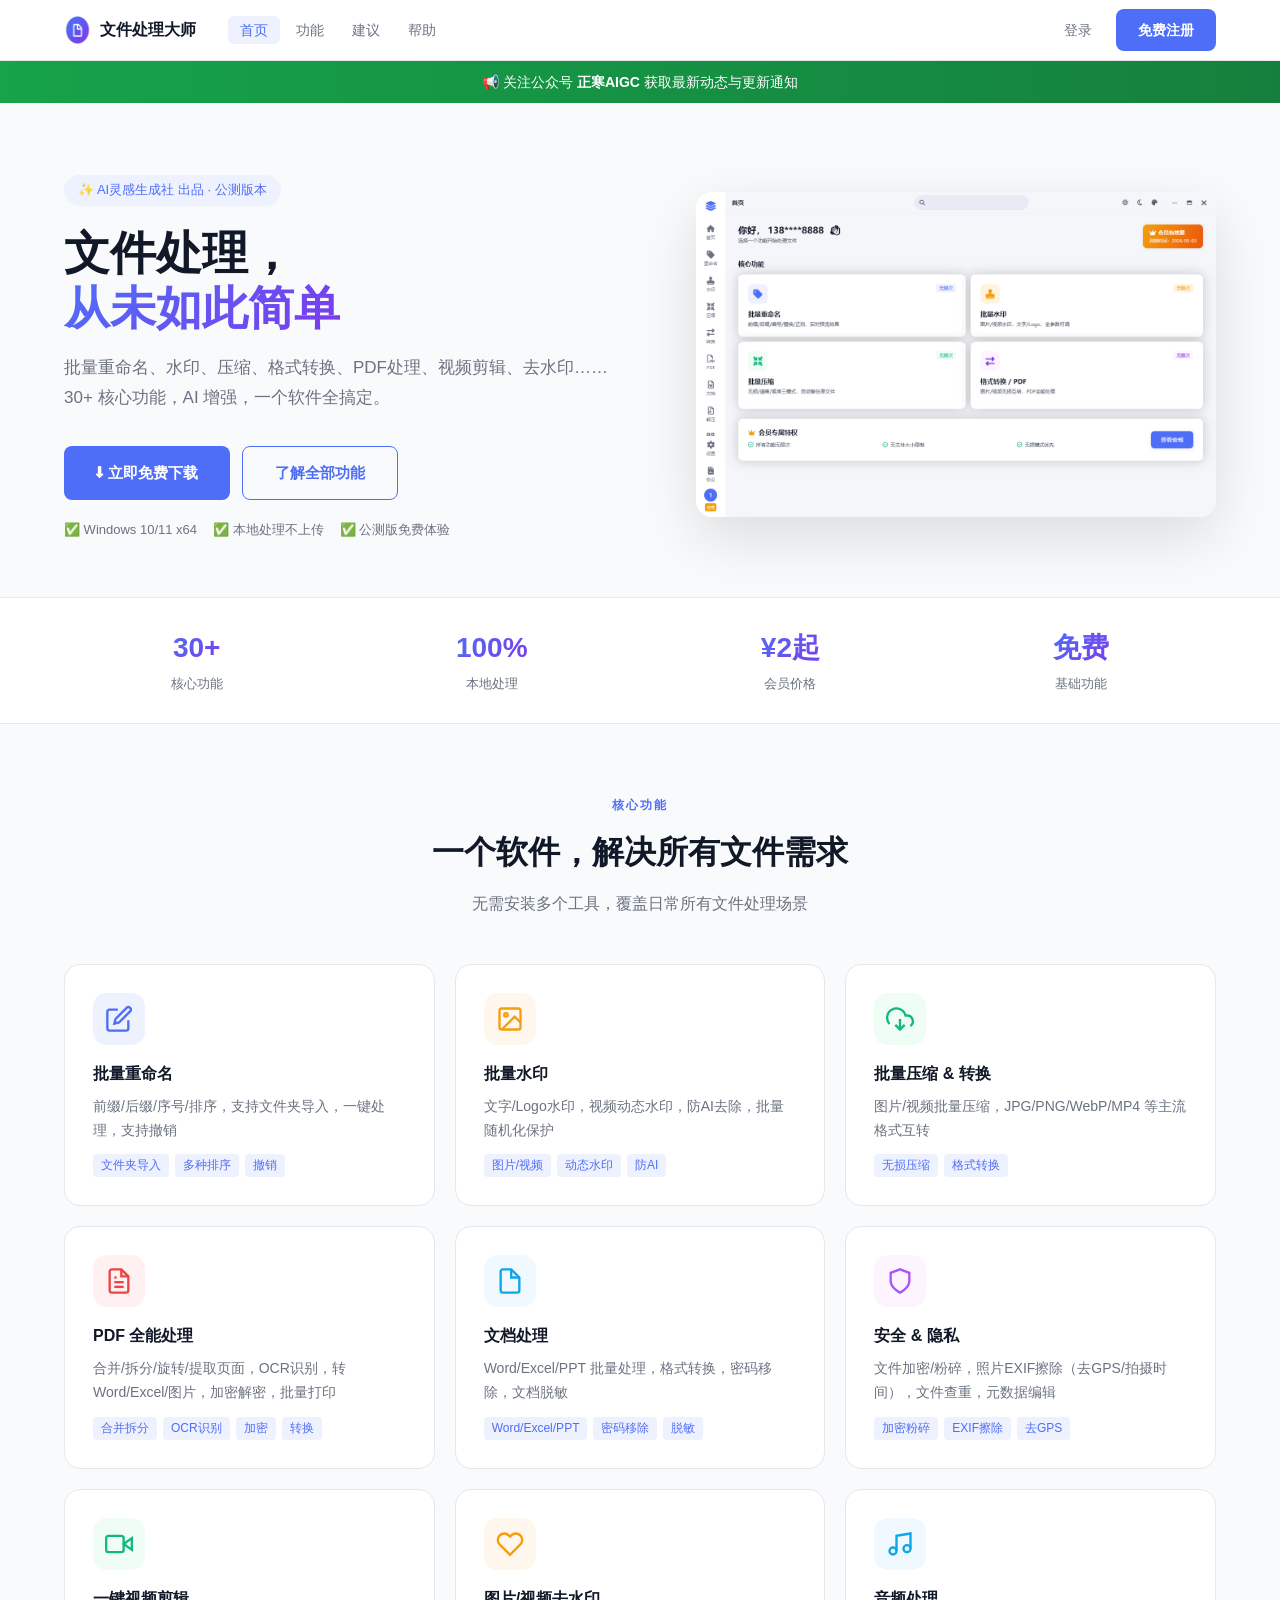
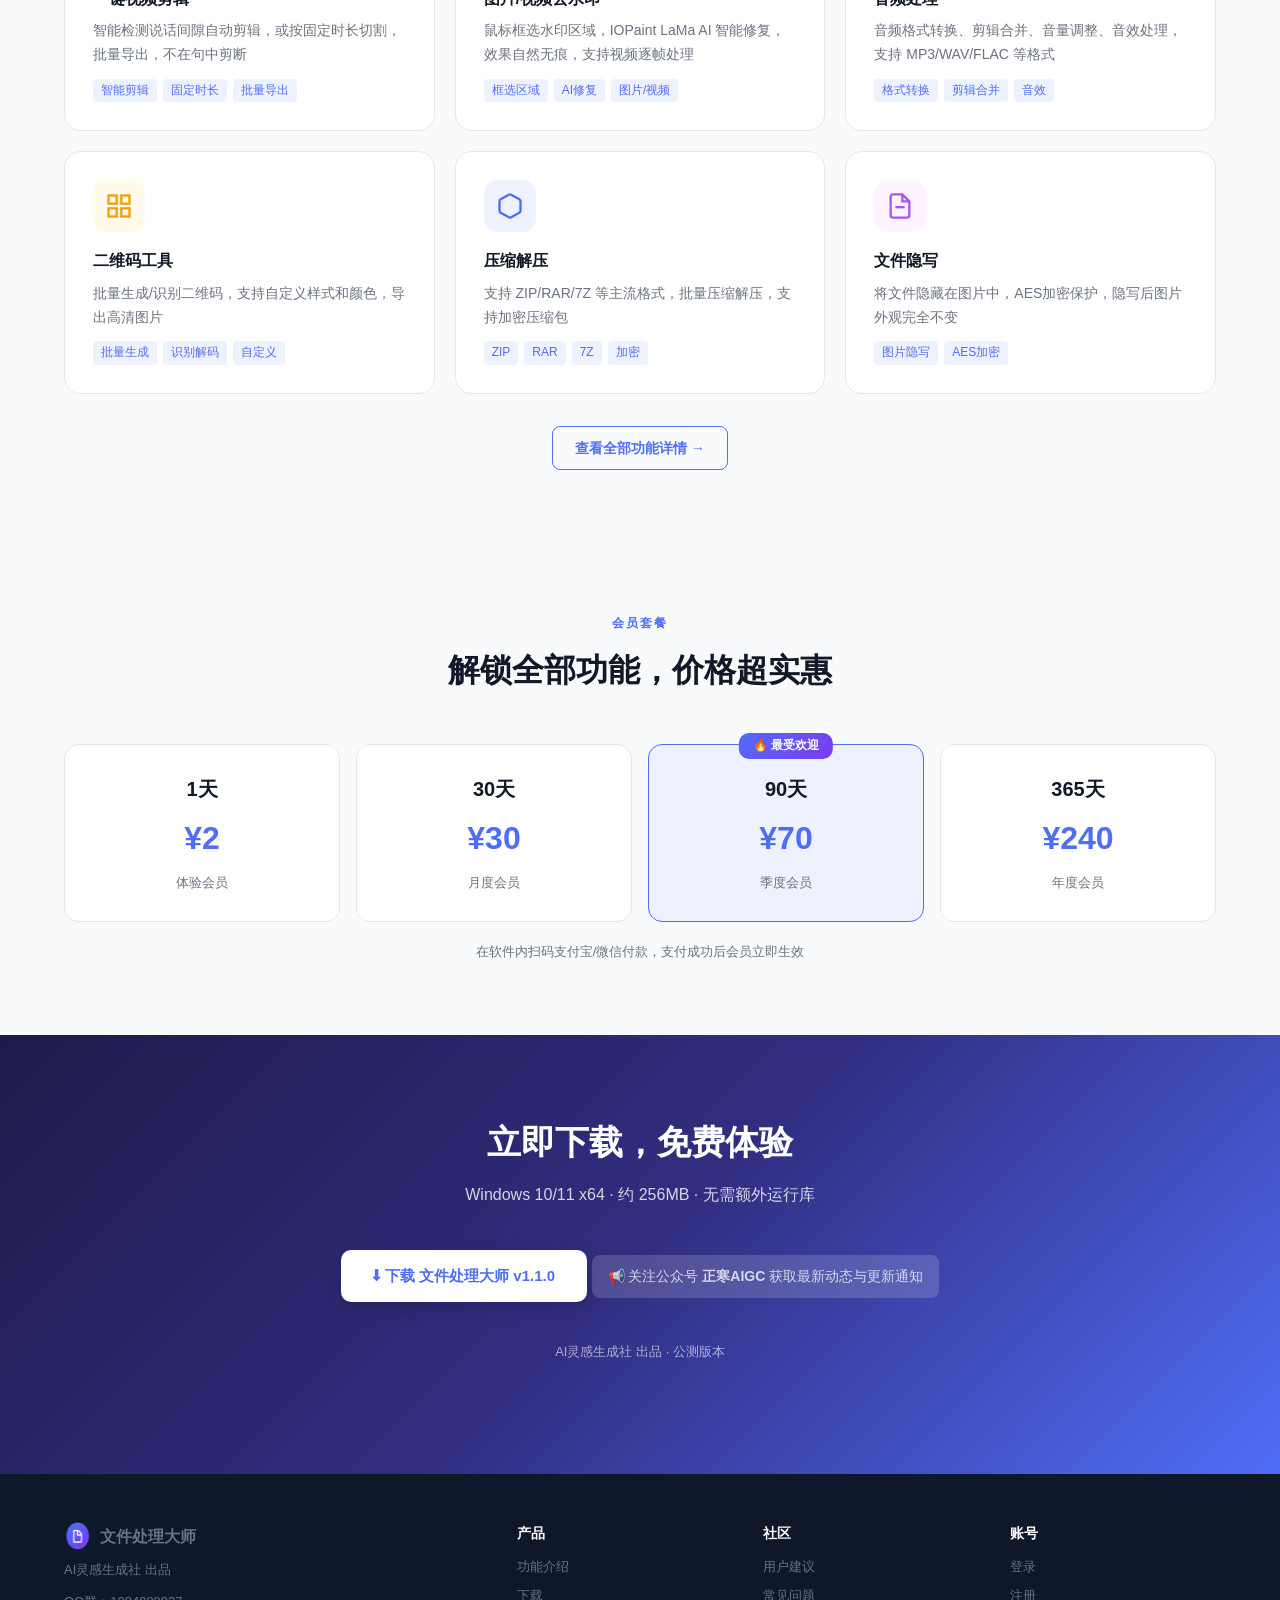
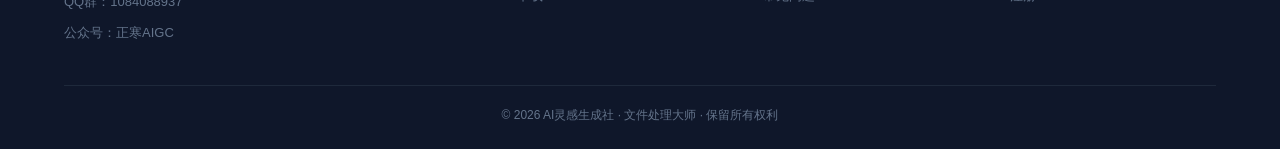
<file: index.html>
﻿<!DOCTYPE html>
<html lang="zh-CN">
<head>
<meta charset="UTF-8"/>
<meta name="viewport" content="width=device-width,initial-scale=1.0"/>
<title>文件处理大师 - AI灵感生成社</title>
<link rel="stylesheet" href="style.css"/>
<link rel="icon" href="favicon.ico"/>
</head>
<body>
<script src="auth.js"></script>

<!-- 导航 -->
<nav class="navbar">
  <div class="nav-inner">
    <a href="index.html" class="logo">
      <img src="favicon.ico" class="logo-icon-img" alt="logo"/>
      <span>文件处理大师</span>
    </a>
    <ul class="nav-links">
      <li><a href="index.html" class="active">首页</a></li>
      <li><a href="features.html">功能</a></li>
      <li><a href="suggestions.html">建议</a></li>
      <li><a href="faq.html">帮助</a></li>
    </ul>
    <div class="nav-actions">
      <a href="login.html" class="btn-ghost">登录</a>
      <a href="register.html" class="btn-primary">免费注册</a>
    </div>
    <button class="nav-toggle" onclick="toggleMenu()">☰</button>
  </div>
</nav>

<!-- 公众号横幅 -->
<div style="background:linear-gradient(90deg,#16A34A,#15803D);color:#fff;text-align:center;padding:10px 16px;font-size:14px">
  📢 关注公众号 <strong>正寒AIGC</strong> 获取最新动态与更新通知
</div>

<!-- Hero -->
<section class="hero">
  <div class="hero-content">
    <div class="hero-badge">✨ AI灵感生成社 出品 · 公测版本</div>
    <h1>文件处理，<br/><span class="gradient-text">从未如此简单</span></h1>
    <p class="hero-sub">批量重命名、水印、压缩、格式转换、PDF处理、视频剪辑、去水印……<br/>30+ 核心功能，AI 增强，一个软件全搞定。</p>
    <div class="hero-btns">
      <a href="#" class="btn-primary btn-lg" id="downloadBtn">⬇ 立即免费下载</a>
      <a href="features.html" class="btn-outline btn-lg">了解全部功能</a>
    </div>
    <div class="hero-meta">
      <span>✅ Windows 10/11 x64</span>
      <span>✅ 本地处理不上传</span>
      <span>✅ 公测版免费体验</span>
    </div>
  </div>
  <div class="hero-img">
    <img src="screenshot.png" alt="软件截图"/>
  </div>
</section>

<!-- 统计 -->
<section class="stats">
  <div class="container">
    <div class="stat-item"><div class="stat-num">30+</div><div class="stat-label">核心功能</div></div>
    <div class="stat-item"><div class="stat-num">100%</div><div class="stat-label">本地处理</div></div>
    <div class="stat-item"><div class="stat-num">¥2起</div><div class="stat-label">会员价格</div></div>
    <div class="stat-item"><div class="stat-num">免费</div><div class="stat-label">基础功能</div></div>
  </div>
</section>

<!-- 核心功能 -->
<section class="features-section">
  <div class="container">
    <div class="section-header">
      <div class="section-tag">核心功能</div>
      <h2>一个软件，解决所有文件需求</h2>
      <p>无需安装多个工具，覆盖日常所有文件处理场景</p>
    </div>
    <div class="features-grid">
      <div class="feature-card">
        <div class="feature-icon" style="background:#EEF1FE">
          <svg width="28" height="28" viewBox="0 0 24 24" fill="none" stroke="#4F6EF7" stroke-width="2"><path d="M11 4H4a2 2 0 0 0-2 2v14a2 2 0 0 0 2 2h14a2 2 0 0 0 2-2v-7"/><path d="M18.5 2.5a2.121 2.121 0 0 1 3 3L12 15l-4 1 1-4 9.5-9.5z"/></svg>
        </div>
        <h3>批量重命名</h3>
        <p>前缀/后缀/序号/排序，支持文件夹导入，一键处理，支持撤销</p>
        <div class="feature-tags"><span>文件夹导入</span><span>多种排序</span><span>撤销</span></div>
      </div>
      <div class="feature-card">
        <div class="feature-icon" style="background:#FFF7ED">
          <svg width="28" height="28" viewBox="0 0 24 24" fill="none" stroke="#F59E0B" stroke-width="2"><rect x="3" y="3" width="18" height="18" rx="2"/><circle cx="8.5" cy="8.5" r="1.5"/><polyline points="21 15 16 10 5 21"/></svg>
        </div>
        <h3>批量水印</h3>
        <p>文字/Logo水印，视频动态水印，防AI去除，批量随机化保护</p>
        <div class="feature-tags"><span>图片/视频</span><span>动态水印</span><span>防AI</span></div>
      </div>
      <div class="feature-card">
        <div class="feature-icon" style="background:#F0FDF4">
          <svg width="28" height="28" viewBox="0 0 24 24" fill="none" stroke="#10B981" stroke-width="2"><polyline points="8 17 12 21 16 17"/><line x1="12" y1="12" x2="12" y2="21"/><path d="M20.88 18.09A5 5 0 0 0 18 9h-1.26A8 8 0 1 0 3 16.29"/></svg>
        </div>
        <h3>批量压缩 &amp; 转换</h3>
        <p>图片/视频批量压缩，JPG/PNG/WebP/MP4 等主流格式互转</p>
        <div class="feature-tags"><span>无损压缩</span><span>格式转换</span></div>
      </div>
      <div class="feature-card">
        <div class="feature-icon" style="background:#FFF1F2">
          <svg width="28" height="28" viewBox="0 0 24 24" fill="none" stroke="#EF4444" stroke-width="2"><path d="M14 2H6a2 2 0 0 0-2 2v16a2 2 0 0 0 2 2h12a2 2 0 0 0 2-2V8z"/><polyline points="14 2 14 8 20 8"/><line x1="16" y1="13" x2="8" y2="13"/><line x1="16" y1="17" x2="8" y2="17"/><polyline points="10 9 9 9 8 9"/></svg>
        </div>
        <h3>PDF 全能处理</h3>
        <p>合并/拆分/旋转/提取页面，OCR识别，转Word/Excel/图片，加密解密，批量打印</p>
        <div class="feature-tags"><span>合并拆分</span><span>OCR识别</span><span>加密</span><span>转换</span></div>
      </div>
      <div class="feature-card">
        <div class="feature-icon" style="background:#F0F9FF">
          <svg width="28" height="28" viewBox="0 0 24 24" fill="none" stroke="#0EA5E9" stroke-width="2"><path d="M13 2H6a2 2 0 0 0-2 2v16a2 2 0 0 0 2 2h12a2 2 0 0 0 2-2V9z"/><polyline points="13 2 13 9 20 9"/></svg>
        </div>
        <h3>文档处理</h3>
        <p>Word/Excel/PPT 批量处理，格式转换，密码移除，文档脱敏</p>
        <div class="feature-tags"><span>Word/Excel/PPT</span><span>密码移除</span><span>脱敏</span></div>
      </div>
      <div class="feature-card">
        <div class="feature-icon" style="background:#FDF4FF">
          <svg width="28" height="28" viewBox="0 0 24 24" fill="none" stroke="#A855F7" stroke-width="2"><path d="M12 22s8-4 8-10V5l-8-3-8 3v7c0 6 8 10 8 10z"/></svg>
        </div>
        <h3>安全 &amp; 隐私</h3>
        <p>文件加密/粉碎，照片EXIF擦除（去GPS/拍摄时间），文件查重，元数据编辑</p>
        <div class="feature-tags"><span>加密粉碎</span><span>EXIF擦除</span><span>去GPS</span></div>
      </div>
      <div class="feature-card">
        <div class="feature-icon" style="background:#F0FDF4">
          <svg width="28" height="28" viewBox="0 0 24 24" fill="none" stroke="#10B981" stroke-width="2"><polygon points="23 7 16 12 23 17 23 7"/><rect x="1" y="5" width="15" height="14" rx="2" ry="2"/></svg>
        </div>
        <h3>一键视频剪辑</h3>
        <p>智能检测说话间隙自动剪辑，或按固定时长切割，批量导出，不在句中剪断</p>
        <div class="feature-tags"><span>智能剪辑</span><span>固定时长</span><span>批量导出</span></div>
      </div>
      <div class="feature-card">
        <div class="feature-icon" style="background:#FFF7ED">
          <svg width="28" height="28" viewBox="0 0 24 24" fill="none" stroke="#F59E0B" stroke-width="2"><path d="M20.84 4.61a5.5 5.5 0 0 0-7.78 0L12 5.67l-1.06-1.06a5.5 5.5 0 0 0-7.78 7.78l1.06 1.06L12 21.23l7.78-7.78 1.06-1.06a5.5 5.5 0 0 0 0-7.78z"/></svg>
        </div>
        <h3>图片/视频去水印</h3>
        <p>鼠标框选水印区域，IOPaint LaMa AI 智能修复，效果自然无痕，支持视频逐帧处理</p>
        <div class="feature-tags"><span>框选区域</span><span>AI修复</span><span>图片/视频</span></div>
      </div>
      <div class="feature-card">
        <div class="feature-icon" style="background:#F0F9FF">
          <svg width="28" height="28" viewBox="0 0 24 24" fill="none" stroke="#0EA5E9" stroke-width="2"><path d="M9 18V5l12-2v13"/><circle cx="6" cy="18" r="3"/><circle cx="18" cy="16" r="3"/></svg>
        </div>
        <h3>音频处理</h3>
        <p>音频格式转换、剪辑合并、音量调整、音效处理，支持 MP3/WAV/FLAC 等格式</p>
        <div class="feature-tags"><span>格式转换</span><span>剪辑合并</span><span>音效</span></div>
      </div>
      <div class="feature-card">
        <div class="feature-icon" style="background:#FFFBEB">
          <svg width="28" height="28" viewBox="0 0 24 24" fill="none" stroke="#F59E0B" stroke-width="2"><rect x="3" y="3" width="7" height="7"/><rect x="14" y="3" width="7" height="7"/><rect x="14" y="14" width="7" height="7"/><rect x="3" y="14" width="7" height="7"/></svg>
        </div>
        <h3>二维码工具</h3>
        <p>批量生成/识别二维码，支持自定义样式和颜色，导出高清图片</p>
        <div class="feature-tags"><span>批量生成</span><span>识别解码</span><span>自定义</span></div>
      </div>
      <div class="feature-card">
        <div class="feature-icon" style="background:#EEF1FE">
          <svg width="28" height="28" viewBox="0 0 24 24" fill="none" stroke="#4F6EF7" stroke-width="2"><path d="M21 16V8a2 2 0 0 0-1-1.73l-7-4a2 2 0 0 0-2 0l-7 4A2 2 0 0 0 3 8v8a2 2 0 0 0 1 1.73l7 4a2 2 0 0 0 2 0l7-4A2 2 0 0 0 21 16z"/></svg>
        </div>
        <h3>压缩解压</h3>
        <p>支持 ZIP/RAR/7Z 等主流格式，批量压缩解压，支持加密压缩包</p>
        <div class="feature-tags"><span>ZIP</span><span>RAR</span><span>7Z</span><span>加密</span></div>
      </div>
      <div class="feature-card">
        <div class="feature-icon" style="background:#FDF4FF">
          <svg width="28" height="28" viewBox="0 0 24 24" fill="none" stroke="#A855F7" stroke-width="2"><path d="M14 2H6a2 2 0 0 0-2 2v16a2 2 0 0 0 2 2h12a2 2 0 0 0 2-2V8z"/><polyline points="14 2 14 8 20 8"/><line x1="16" y1="13" x2="8" y2="13"/></svg>
        </div>
        <h3>文件隐写</h3>
        <p>将文件隐藏在图片中，AES加密保护，隐写后图片外观完全不变</p>
        <div class="feature-tags"><span>图片隐写</span><span>AES加密</span></div>
      </div>
    </div>
    <div style="text-align:center;margin-top:32px">
      <a href="features.html" class="btn-outline">查看全部功能详情 →</a>
    </div>
  </div>
</section>

<!-- 会员套餐 -->
<section class="pricing-section">
  <div class="container">
    <div class="section-header">
      <div class="section-tag">会员套餐</div>
      <h2>解锁全部功能，价格超实惠</h2>
    </div>
    <div class="pricing-grid">
      <div class="plan-card"><div class="plan-days">1天</div><div class="plan-price">¥2</div><div class="plan-desc">体验会员</div></div>
      <div class="plan-card"><div class="plan-days">30天</div><div class="plan-price">¥30</div><div class="plan-desc">月度会员</div></div>
      <div class="plan-card hot"><div class="plan-hot">🔥 最受欢迎</div><div class="plan-days">90天</div><div class="plan-price">¥70</div><div class="plan-desc">季度会员</div></div>
      <div class="plan-card"><div class="plan-days">365天</div><div class="plan-price">¥240</div><div class="plan-desc">年度会员</div></div>
    </div>
    <p style="text-align:center;margin-top:20px;color:#6B7280;font-size:13px">在软件内扫码支付宝/微信付款，支付成功后会员立即生效</p>
  </div>
</section>

<!-- 下载 -->
<section class="download-section" id="download">
  <div class="container" style="text-align:center">
    <h2>立即下载，免费体验</h2>
    <p>Windows 10/11 x64 · 约 256MB · 无需额外运行库</p>
    <a href="#" class="btn-white btn-lg" id="downloadBtn2">⬇ 下载 文件处理大师 v1.1.0</a>
    <p style="margin-top:16px;font-size:14px;background:rgba(255,255,255,.2);border-radius:8px;padding:10px 16px;display:inline-block">
      📢 关注公众号 <strong>正寒AIGC</strong> 获取最新动态与更新通知
    </p>
    <p style="margin-top:12px;opacity:.6;font-size:13px">AI灵感生成社 出品 · 公测版本</p>
  </div>
</section>

<!-- 底部 -->
<footer class="footer">
  <div class="container">
    <div class="footer-top">
      <div class="footer-brand">
        <div class="logo"><img src="favicon.ico" class="logo-icon-img" alt="logo"/><span>文件处理大师</span></div>
        <p>AI灵感生成社 出品</p>
        <p>QQ群：<a href="https://qun.qq.com/universal-share/share?ac=1&authKey=fnra66EXNJPq9sHPlBCSE7RBTzdKW%2FA1YxJ0FWfk5wkKeX%2FGIf9MEuDZHK1PEpJg&busi_data=eyJncm91cENvZGUiOiIxMDg0MDg4OTM3IiwidG9rZW4iOiIyNHY0MS9VR2JPSFJyT1U0Ums5QXUvUk45bkU4cEM1MXNBSFV2bXg4YmVxb3BvSGhEbENCNEpJcEpPRFk2eG1SIiwidWluIjoiMTIwOTY0OTY4NCJ9&data=2TTci7XPHlRG23seu6UG4KoGQbO5IPqKgxi82z4HseaknwmG-EmSo3ZgHQmTRWWAxrjZkvd0724apZp4q_gtmw&svctype=4&tempid=h5_group_info" target="_blank" style="color:inherit">1084088937</a></p>
        <p>公众号：正寒AIGC</p>
      </div>
      <div class="footer-links-group">
        <h4>产品</h4>
        <a href="features.html">功能介绍</a>
        <a href="index.html#download">下载</a>
      </div>
      <div class="footer-links-group">
        <h4>社区</h4>
        <a href="suggestions.html">用户建议</a>
        <a href="faq.html">常见问题</a>
      </div>
      <div class="footer-links-group">
        <h4>账号</h4>
        <a href="login.html">登录</a>
        <a href="register.html">注册</a>
      </div>
    </div>
    <div class="footer-bottom">
      <span>© 2026 AI灵感生成社 · 文件处理大师 · 保留所有权利</span>
    </div>
  </div>
</footer>

<script>
var DL_URL = 'https://pan.baidu.com/s/1r6o91EgHVOsEOyNzHkryMg?pwd=52t2';
document.getElementById('downloadBtn').onclick = function(){ window.open(DL_URL, '_blank'); };
document.getElementById('downloadBtn2').onclick = function(){ window.open(DL_URL, '_blank'); };
function toggleMenu(){
  document.querySelector('.nav-links').classList.toggle('open');
  document.querySelector('.nav-actions').classList.toggle('open');
}
</script>
</body>
</html>
</file>
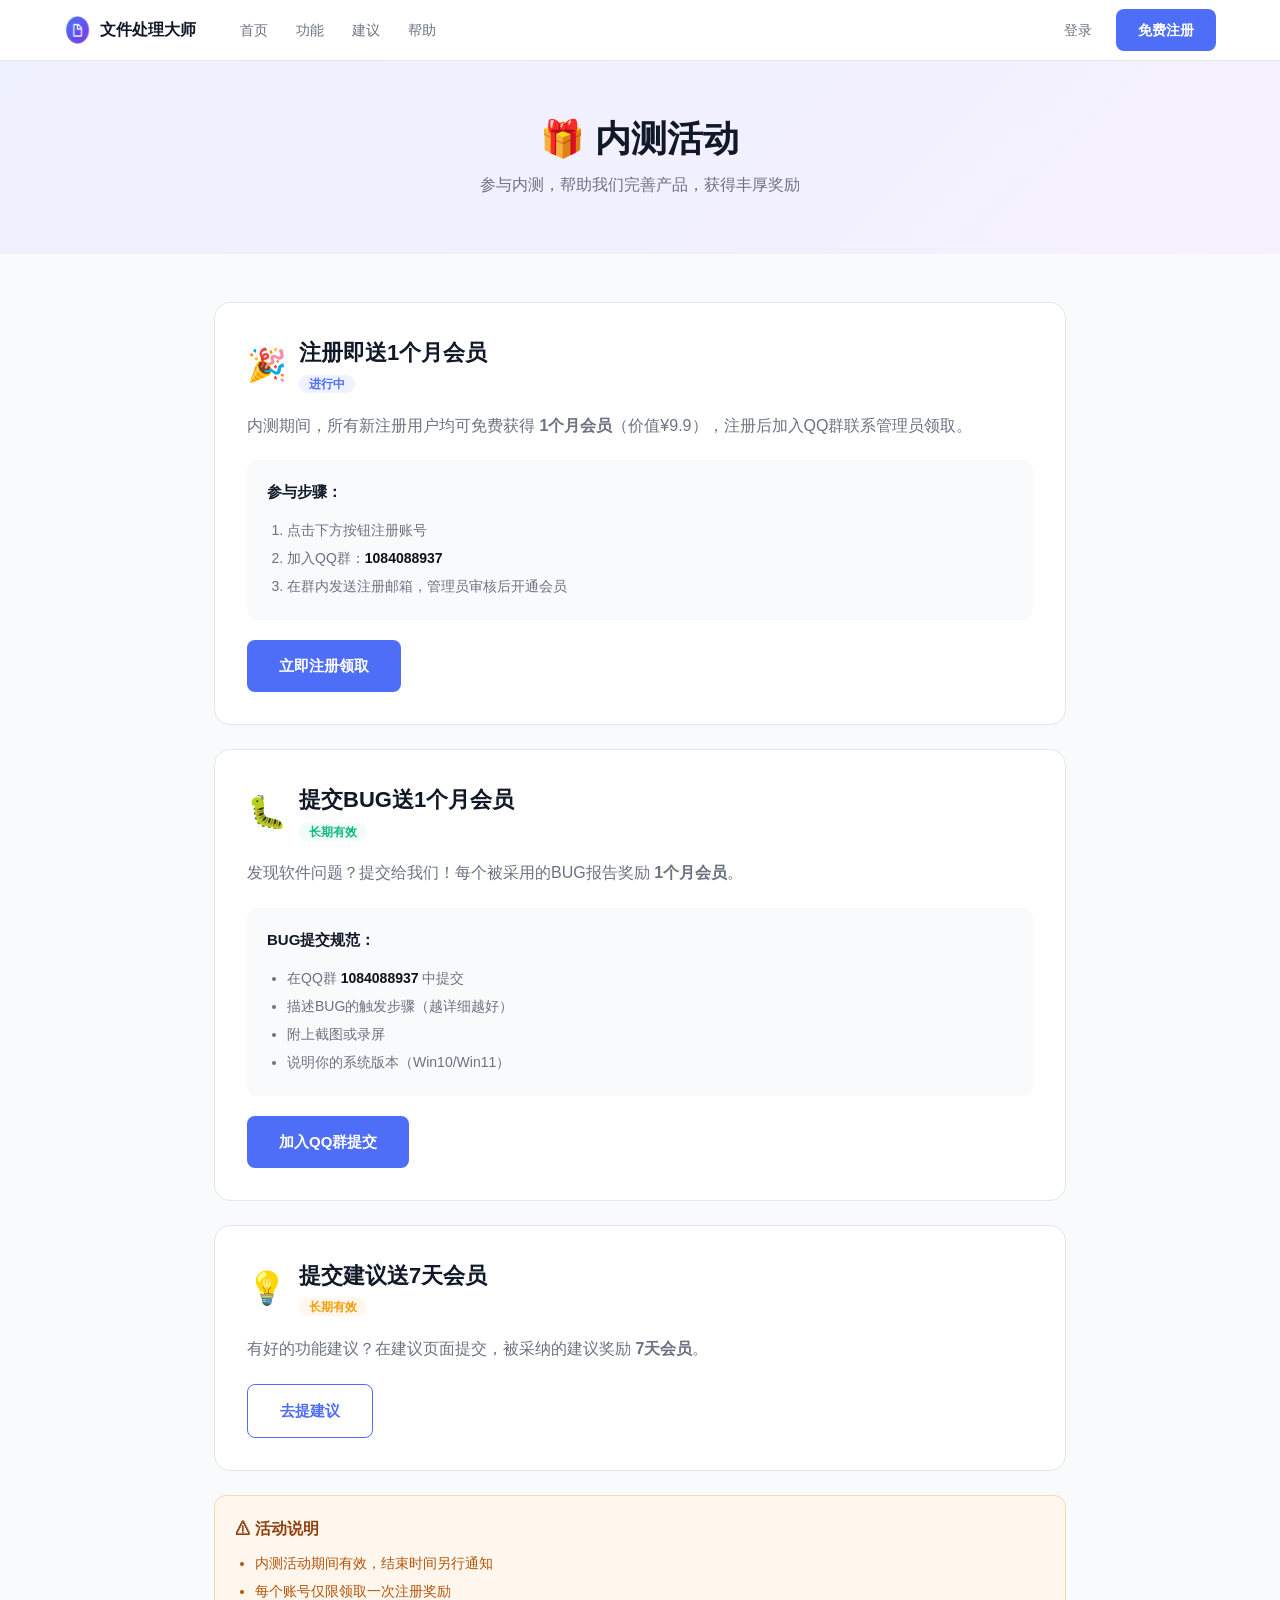
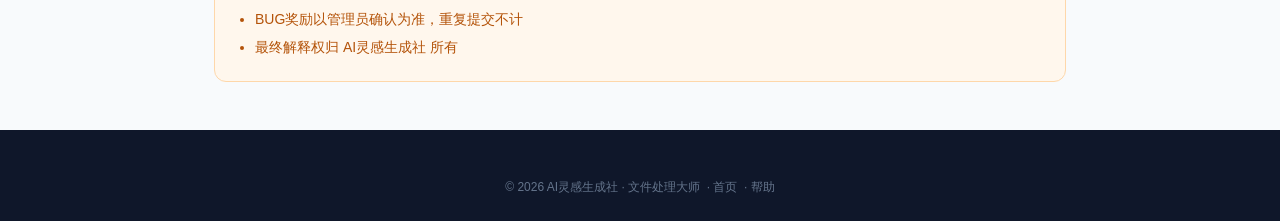
<file: activity.html>
﻿<!DOCTYPE html>
<html lang="zh-CN">
<head>
<meta charset="UTF-8"/><meta name="viewport" content="width=device-width,initial-scale=1.0"/>
<title>内测活动 - 文件处理大师</title>
<link rel="stylesheet" href="style.css"/><link rel="icon" href="favicon.ico"/>
</head>
<body>
<script src="auth.js"></script>
<nav class="navbar">
  <div class="nav-inner">
    <a href="index.html" class="logo"><img src="favicon.ico" class="logo-icon-img" alt="logo"/><span>文件处理大师</span></a>
    <ul class="nav-links">
      <li><a href="index.html">首页</a></li>
      <li><a href="features.html">功能</a></li>
      <li><a href="suggestions.html">建议</a></li>
      <li><a href="faq.html">帮助</a></li>
    </ul>
    <div class="nav-actions"><a href="login.html" class="btn-ghost">登录</a><a href="register.html" class="btn-primary">免费注册</a></div>
    <button class="nav-toggle" onclick="toggleMenu()">☰</button>
  </div>
</nav>

<div class="page-hero">
  <h1>🎁 内测活动</h1>
  <p>参与内测，帮助我们完善产品，获得丰厚奖励</p>
</div>

<div class="page-content">

  <!-- 活动1：注册送会员 -->
  <div style="background:#fff;border:1px solid #E5E7EB;border-radius:16px;padding:32px;margin-bottom:24px">
    <div style="display:flex;align-items:center;gap:12px;margin-bottom:16px">
      <span style="font-size:32px">🎉</span>
      <div>
        <h2 style="font-size:22px;font-weight:800">注册即送1个月会员</h2>
        <span style="background:#EEF1FE;color:#4F6EF7;font-size:12px;padding:2px 10px;border-radius:10px;font-weight:600">进行中</span>
      </div>
    </div>
    <p style="color:#6B7280;margin-bottom:20px;line-height:1.8">内测期间，所有新注册用户均可免费获得 <strong>1个月会员</strong>（价值¥9.9），注册后加入QQ群联系管理员领取。</p>
    <div style="background:#F8FAFC;border-radius:10px;padding:20px;margin-bottom:20px">
      <h4 style="margin-bottom:12px;font-size:15px">参与步骤：</h4>
      <ol style="padding-left:20px;color:#6B7280;line-height:2;font-size:14px">
        <li>点击下方按钮注册账号</li>
        <li>加入QQ群：<strong style="color:#111">1084088937</strong></li>
        <li>在群内发送注册邮箱，管理员审核后开通会员</li>
      </ol>
    </div>
    <a href="register.html" class="btn-primary btn-lg">立即注册领取</a>
  </div>

  <!-- 活动2：提交BUG -->
  <div style="background:#fff;border:1px solid #E5E7EB;border-radius:16px;padding:32px;margin-bottom:24px">
    <div style="display:flex;align-items:center;gap:12px;margin-bottom:16px">
      <span style="font-size:32px">🐛</span>
      <div>
        <h2 style="font-size:22px;font-weight:800">提交BUG送1个月会员</h2>
        <span style="background:#F0FDF4;color:#10B981;font-size:12px;padding:2px 10px;border-radius:10px;font-weight:600">长期有效</span>
      </div>
    </div>
    <p style="color:#6B7280;margin-bottom:20px;line-height:1.8">发现软件问题？提交给我们！每个被采用的BUG报告奖励 <strong>1个月会员</strong>。</p>
    <div style="background:#F8FAFC;border-radius:10px;padding:20px;margin-bottom:20px">
      <h4 style="margin-bottom:12px;font-size:15px">BUG提交规范：</h4>
      <ul style="padding-left:20px;color:#6B7280;line-height:2;font-size:14px">
        <li>在QQ群 <strong style="color:#111">1084088937</strong> 中提交</li>
        <li>描述BUG的触发步骤（越详细越好）</li>
        <li>附上截图或录屏</li>
        <li>说明你的系统版本（Win10/Win11）</li>
      </ul>
    </div>
    <a href="https://qun.qq.com/universal-share/share?ac=1&authKey=fnra66EXNJPq9sHPlBCSE7RBTzdKW%2FA1YxJ0FWfk5wkKeX%2FGIf9MEuDZHK1PEpJg&busi_data=eyJncm91cENvZGUiOiIxMDg0MDg4OTM3IiwidG9rZW4iOiIyNHY0MS9VR2JPSFJyT1U0Ums5QXUvUk45bkU4cEM1MXNBSFV2bXg4YmVxb3BvSGhEbENCNEpJcEpPRFk2eG1SIiwidWluIjoiMTIwOTY0OTY4NCJ9&data=2TTci7XPHlRG23seu6UG4KoGQbO5IPqKgxi82z4HseaknwmG-EmSo3ZgHQmTRWWAxrjZkvd0724apZp4q_gtmw&svctype=4&tempid=h5_group_info" target="_blank" class="btn-primary btn-lg">加入QQ群提交</a>
  </div>

  <!-- 活动3：提建议 -->
  <div style="background:#fff;border:1px solid #E5E7EB;border-radius:16px;padding:32px;margin-bottom:24px">
    <div style="display:flex;align-items:center;gap:12px;margin-bottom:16px">
      <span style="font-size:32px">💡</span>
      <div>
        <h2 style="font-size:22px;font-weight:800">提交建议送7天会员</h2>
        <span style="background:#FFF7ED;color:#F59E0B;font-size:12px;padding:2px 10px;border-radius:10px;font-weight:600">长期有效</span>
      </div>
    </div>
    <p style="color:#6B7280;margin-bottom:20px;line-height:1.8">有好的功能建议？在建议页面提交，被采纳的建议奖励 <strong>7天会员</strong>。</p>
    <a href="suggestions.html" class="btn-outline btn-lg">去提建议</a>
  </div>

  <!-- 注意事项 -->
  <div style="background:#FFF7ED;border:1px solid #FED7AA;border-radius:12px;padding:20px">
    <h4 style="color:#92400E;margin-bottom:8px">⚠ 活动说明</h4>
    <ul style="padding-left:20px;color:#B45309;font-size:14px;line-height:2">
      <li>内测活动期间有效，结束时间另行通知</li>
      <li>每个账号仅限领取一次注册奖励</li>
      <li>BUG奖励以管理员确认为准，重复提交不计</li>
      <li>最终解释权归 AI灵感生成社 所有</li>
    </ul>
  </div>

</div>

<footer class="footer">
  <div class="container">
    <div class="footer-bottom" style="border-top:none;padding-top:0">
      <span>© 2026 AI灵感生成社 · 文件处理大师</span>
      &nbsp;·&nbsp;<a href="index.html" style="color:#64748B">首页</a>
      &nbsp;·&nbsp;<a href="faq.html" style="color:#64748B">帮助</a>
    </div>
  </div>
</footer>
</body>
</html>
</file>
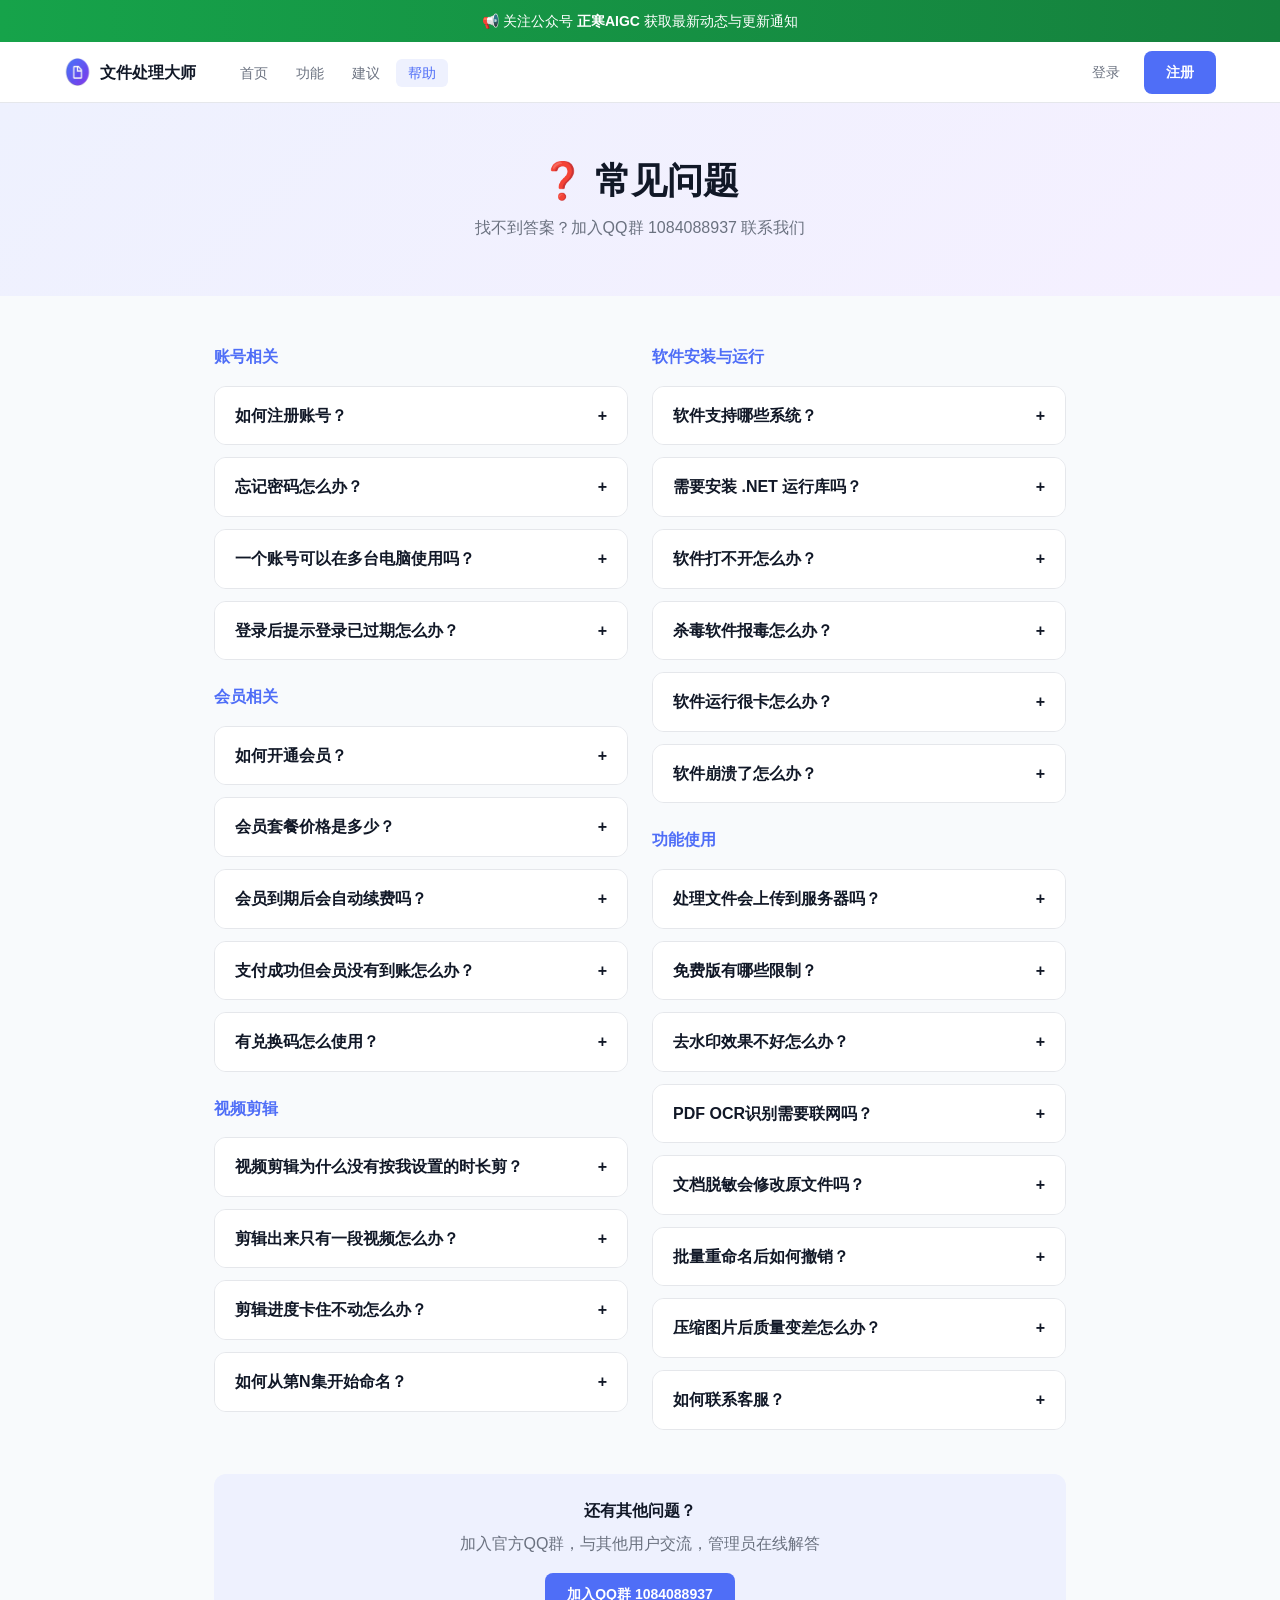
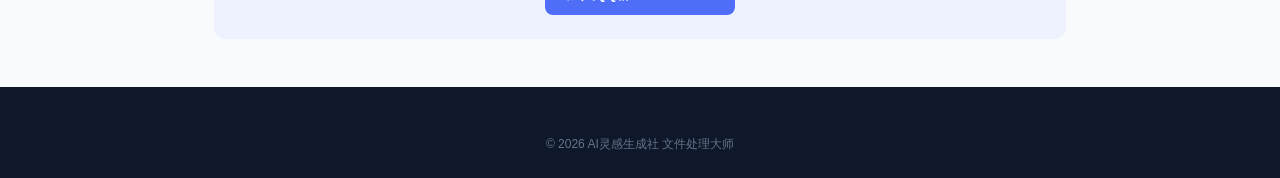
<file: faq.html>
﻿<!DOCTYPE html>
<html lang="zh-CN">
<head>
<meta charset="UTF-8"/><meta name="viewport" content="width=device-width,initial-scale=1.0"/>
<title>常见问题 - 文件处理大师</title>
<link rel="stylesheet" href="style.css"/><link rel="icon" href="favicon.ico"/>
</head>
<body>
<script src="auth.js"></script>
<div style="background:linear-gradient(90deg,#16A34A,#15803D);color:#fff;text-align:center;padding:10px 16px;font-size:14px">
  📢 关注公众号 <strong>正寒AIGC</strong> 获取最新动态与更新通知
</div>
<nav class="navbar">
  <div class="nav-inner">
    <a href="index.html" class="logo"><img src="favicon.ico" class="logo-icon-img" alt="logo"/><span>文件处理大师</span></a>
    <ul class="nav-links">
      <li><a href="index.html">首页</a></li><li><a href="features.html">功能</a></li>
      <li><a href="suggestions.html">建议</a></li><li><a href="faq.html" class="active">帮助</a></li>
    </ul>
    <div class="nav-actions"><a href="login.html" class="btn-ghost">登录</a><a href="register.html" class="btn-primary">注册</a></div>
    <button class="nav-toggle" onclick="toggleMenu()">☰</button>
  </div>
</nav>
<div class="page-hero"><h1>❓ 常见问题</h1><p>找不到答案？加入QQ群 1084088937 联系我们</p></div>
<div class="page-content">
  <div style="display:flex;gap:24px;flex-wrap:wrap">
    <div style="flex:1;min-width:280px">
      <h3 style="font-size:16px;font-weight:700;margin-bottom:16px;color:#4F6EF7">账号相关</h3>
      <div class="faq-item"><div class="faq-q" onclick="toggle(this)"><span>如何注册账号？</span><span>+</span></div><div class="faq-a">点击右上角「免费注册」，填写邮箱，获取验证码，设置密码即可完成注册。</div></div>
      <div class="faq-item"><div class="faq-q" onclick="toggle(this)"><span>忘记密码怎么办？</span><span>+</span></div><div class="faq-a">在登录页面点击「忘记密码」，通过注册邮箱验证码重置密码即可。</div></div>
      <div class="faq-item"><div class="faq-q" onclick="toggle(this)"><span>一个账号可以在多台电脑使用吗？</span><span>+</span></div><div class="faq-a">可以，账号不限制设备数量，但同一时间只能在一台设备保持登录状态。</div></div>
      <div class="faq-item"><div class="faq-q" onclick="toggle(this)"><span>登录后提示登录已过期怎么办？</span><span>+</span></div><div class="faq-a">Token 过期属于正常情况，重新登录即可。如果频繁出现，检查网络是否稳定，或尝试重启软件。</div></div>
      <h3 style="font-size:16px;font-weight:700;margin:24px 0 16px;color:#4F6EF7">会员相关</h3>
      <div class="faq-item"><div class="faq-q" onclick="toggle(this)"><span>如何开通会员？</span><span>+</span></div><div class="faq-a">在软件内点击「开通会员」，选择套餐，扫码支付宝/微信付款，支付成功后会员立即生效。</div></div>
      <div class="faq-item"><div class="faq-q" onclick="toggle(this)"><span>会员套餐价格是多少？</span><span>+</span></div><div class="faq-a">1天体验 2，30天 30，90天 70，365天 240。</div></div>
      <div class="faq-item"><div class="faq-q" onclick="toggle(this)"><span>会员到期后会自动续费吗？</span><span>+</span></div><div class="faq-a">不会，会员到期后自动降为免费版，不会自动扣费，需要手动续费。</div></div>
      <div class="faq-item"><div class="faq-q" onclick="toggle(this)"><span>支付成功但会员没有到账怎么办？</span><span>+</span></div><div class="faq-a">支付成功后会员通常立即生效。如未到账，请重启软件或退出重新登录刷新状态。若仍未解决，加QQ群 1084088937 联系管理员，提供支付截图。</div></div>
      <div class="faq-item"><div class="faq-q" onclick="toggle(this)"><span>有兑换码怎么使用？</span><span>+</span></div><div class="faq-a">在软件「开通会员」页面点击「我有兑换码」，输入兑换码即可激活对应时长的会员。</div></div>
      <h3 style="font-size:16px;font-weight:700;margin:24px 0 16px;color:#4F6EF7">视频剪辑</h3>
      <div class="faq-item"><div class="faq-q" onclick="toggle(this)"><span>视频剪辑为什么没有按我设置的时长剪？</span><span>+</span></div><div class="faq-a">智能剪辑模式会在说话间隙处剪断，不会在句子中间切割，所以实际时长可能与设置有偏差。如需精确按时长切割，请选择「固定时长」模式。</div></div>
      <div class="faq-item"><div class="faq-q" onclick="toggle(this)"><span>剪辑出来只有一段视频怎么办？</span><span>+</span></div><div class="faq-a">可能是静音检测没有找到足够的停顿点。建议：1. 调低「停顿检测灵敏度」滑块；2. 缩小最小/最大时长范围；3. 如视频有背景音乐，切换到「有BGM」模式。</div></div>
      <div class="faq-item"><div class="faq-q" onclick="toggle(this)"><span>剪辑进度卡住不动怎么办？</span><span>+</span></div><div class="faq-a">点击「取消」按钮停止当前任务，重新开始。如果反复出现，检查输出目录是否有足够磁盘空间，或尝试换一个输出目录。</div></div>
      <div class="faq-item"><div class="faq-q" onclick="toggle(this)"><span>如何从第N集开始命名？</span><span>+</span></div><div class="faq-a">在右侧面板「起始序号」输入框填入对应数字，例如填4则输出文件从第004集开始命名。同时可以自定义前缀和后缀。</div></div>
    </div>
    <div style="flex:1;min-width:280px">
      <h3 style="font-size:16px;font-weight:700;margin-bottom:16px;color:#4F6EF7">软件安装与运行</h3>
      <div class="faq-item"><div class="faq-q" onclick="toggle(this)"><span>软件支持哪些系统？</span><span>+</span></div><div class="faq-a">目前仅支持 Windows 10/11 x64 系统，暂不支持 Mac 和 Linux。</div></div>
      <div class="faq-item"><div class="faq-q" onclick="toggle(this)"><span>需要安装 .NET 运行库吗？</span><span>+</span></div><div class="faq-a">不需要，安装包已内置所有运行库，下载安装后直接使用。</div></div>
      <div class="faq-item"><div class="faq-q" onclick="toggle(this)"><span>软件打不开怎么办？</span><span>+</span></div><div class="faq-a">1. 确认系统是 Windows 10/11 x64；2. 右键以管理员身份运行；3. 检查杀毒软件是否拦截（加入白名单）；4. 如仍无法解决，加QQ群 1084088937 反馈。</div></div>
      <div class="faq-item"><div class="faq-q" onclick="toggle(this)"><span>杀毒软件报毒怎么办？</span><span>+</span></div><div class="faq-a">软件使用了代码混淆保护，部分杀毒软件可能误报。这是正常现象，可将软件加入杀毒软件白名单/信任区，或暂时关闭实时防护后安装。软件不含任何恶意代码，所有文件处理均在本地完成。</div></div>
      <div class="faq-item"><div class="faq-q" onclick="toggle(this)"><span>软件运行很卡怎么办？</span><span>+</span></div><div class="faq-a">处理大文件或批量任务时 CPU/内存占用较高属于正常现象。建议：1. 关闭其他占用资源的程序；2. 批量处理时适当减少单次处理数量；3. 处理视频类任务时耐心等待。</div></div>
      <div class="faq-item"><div class="faq-q" onclick="toggle(this)"><span>软件崩溃了怎么办？</span><span>+</span></div><div class="faq-a">重启软件即可。软件会自动上报崩溃日志帮助我们修复问题。如果频繁崩溃，加QQ群 1084088937 反馈，告知触发崩溃的操作步骤。</div></div>
      <h3 style="font-size:16px;font-weight:700;margin:24px 0 16px;color:#4F6EF7">功能使用</h3>
      <div class="faq-item"><div class="faq-q" onclick="toggle(this)"><span>处理文件会上传到服务器吗？</span><span>+</span></div><div class="faq-a">不会！所有文件处理均在本地完成，文件不会上传到任何服务器，请放心使用。</div></div>
      <div class="faq-item"><div class="faq-q" onclick="toggle(this)"><span>免费版有哪些限制？</span><span>+</span></div><div class="faq-a">免费版每日有使用次数限制：重命名20次、水印5次、压缩10次、转换5次等。视频剪辑、视频下载、去水印、音频处理、PDF处理、文档处理为会员专属功能。</div></div>
      <div class="faq-item"><div class="faq-q" onclick="toggle(this)"><span>去水印效果不好怎么办？</span><span>+</span></div><div class="faq-a">建议：1. 适当增大「修复半径」；2. 框选时尽量精确覆盖水印区域，不要框选过多背景；3. 对于复杂背景的水印，可多次框选修复；4. 安装增强插件（IOPaint）可获得更好效果。</div></div>
      <div class="faq-item"><div class="faq-q" onclick="toggle(this)"><span>PDF OCR识别需要联网吗？</span><span>+</span></div><div class="faq-a">不需要，OCR识别完全本地处理，使用内置的 Tesseract 引擎，支持中文简体/繁体/英文等多种语言。</div></div>
      <div class="faq-item"><div class="faq-q" onclick="toggle(this)"><span>文档脱敏会修改原文件吗？</span><span>+</span></div><div class="faq-a">不会，脱敏处理会输出到新文件，原文件保持不变。</div></div>
      <div class="faq-item"><div class="faq-q" onclick="toggle(this)"><span>批量重命名后如何撤销？</span><span>+</span></div><div class="faq-a">在重命名页面点击「撤销改名」按钮，软件会将文件名恢复到改名前的状态。注意：关闭软件后撤销记录会清空。</div></div>
      <div class="faq-item"><div class="faq-q" onclick="toggle(this)"><span>压缩图片后质量变差怎么办？</span><span>+</span></div><div class="faq-a">切换到「无损模式」可以在不损失画质的情况下压缩文件大小（无损模式为会员功能）。普通模式下可以适当调高质量参数。</div></div>
      <div class="faq-item"><div class="faq-q" onclick="toggle(this)"><span>如何联系客服？</span><span>+</span></div><div class="faq-a">加入官方QQ群 1084088937，在群内反馈问题，管理员会及时处理。</div></div>
    </div>
  </div>
  <div style="background:#EEF1FE;border-radius:12px;padding:24px;margin-top:32px;text-align:center">
    <p style="font-size:16px;font-weight:600;margin-bottom:8px">还有其他问题？</p>
    <p style="color:#6B7280;margin-bottom:16px">加入官方QQ群，与其他用户交流，管理员在线解答</p>
    <a href="https://qun.qq.com/universal-share/share?ac=1&authKey=fnra66EXNJPq9sHPlBCSE7RBTzdKW%2FA1YxJ0FWfk5wkKeX%2FGIf9MEuDZHK1PEpJg&busi_data=eyJncm91cENvZGUiOiIxMDg0MDg4OTM3IiwidG9rZW4iOiIyNHY0MS9VR2JPSFJyT1U0Ums5QXUvUk45bkU4cEM1MXNBSFV2bXg4YmVxb3BvSGhEbENCNEpJcEpPRFk2eG1SIiwidWluIjoiMTIwOTY0OTY4NCJ9&data=2TTci7XPHlRG23seu6UG4KoGQbO5IPqKgxi82z4HseaknwmG-EmSo3ZgHQmTRWWAxrjZkvd0724apZp4q_gtmw&svctype=4&tempid=h5_group_info" target="_blank" class="btn-primary">加入QQ群 1084088937</a>
  </div>
</div>
<footer class="footer"><div class="container"><div class="footer-bottom" style="border-top:none;padding-top:0"><span>© 2026 AI灵感生成社  文件处理大师</span></div></div></footer>
<script>
function toggle(el){var item=el.parentElement;item.classList.toggle('open');el.querySelector('span:last-child').textContent=item.classList.contains('open')?'−':'+';}
function toggleMenu(){document.querySelector('.nav-links').classList.toggle('open');document.querySelector('.nav-actions').classList.toggle('open');}
</script>
</body>
</html>
</file>
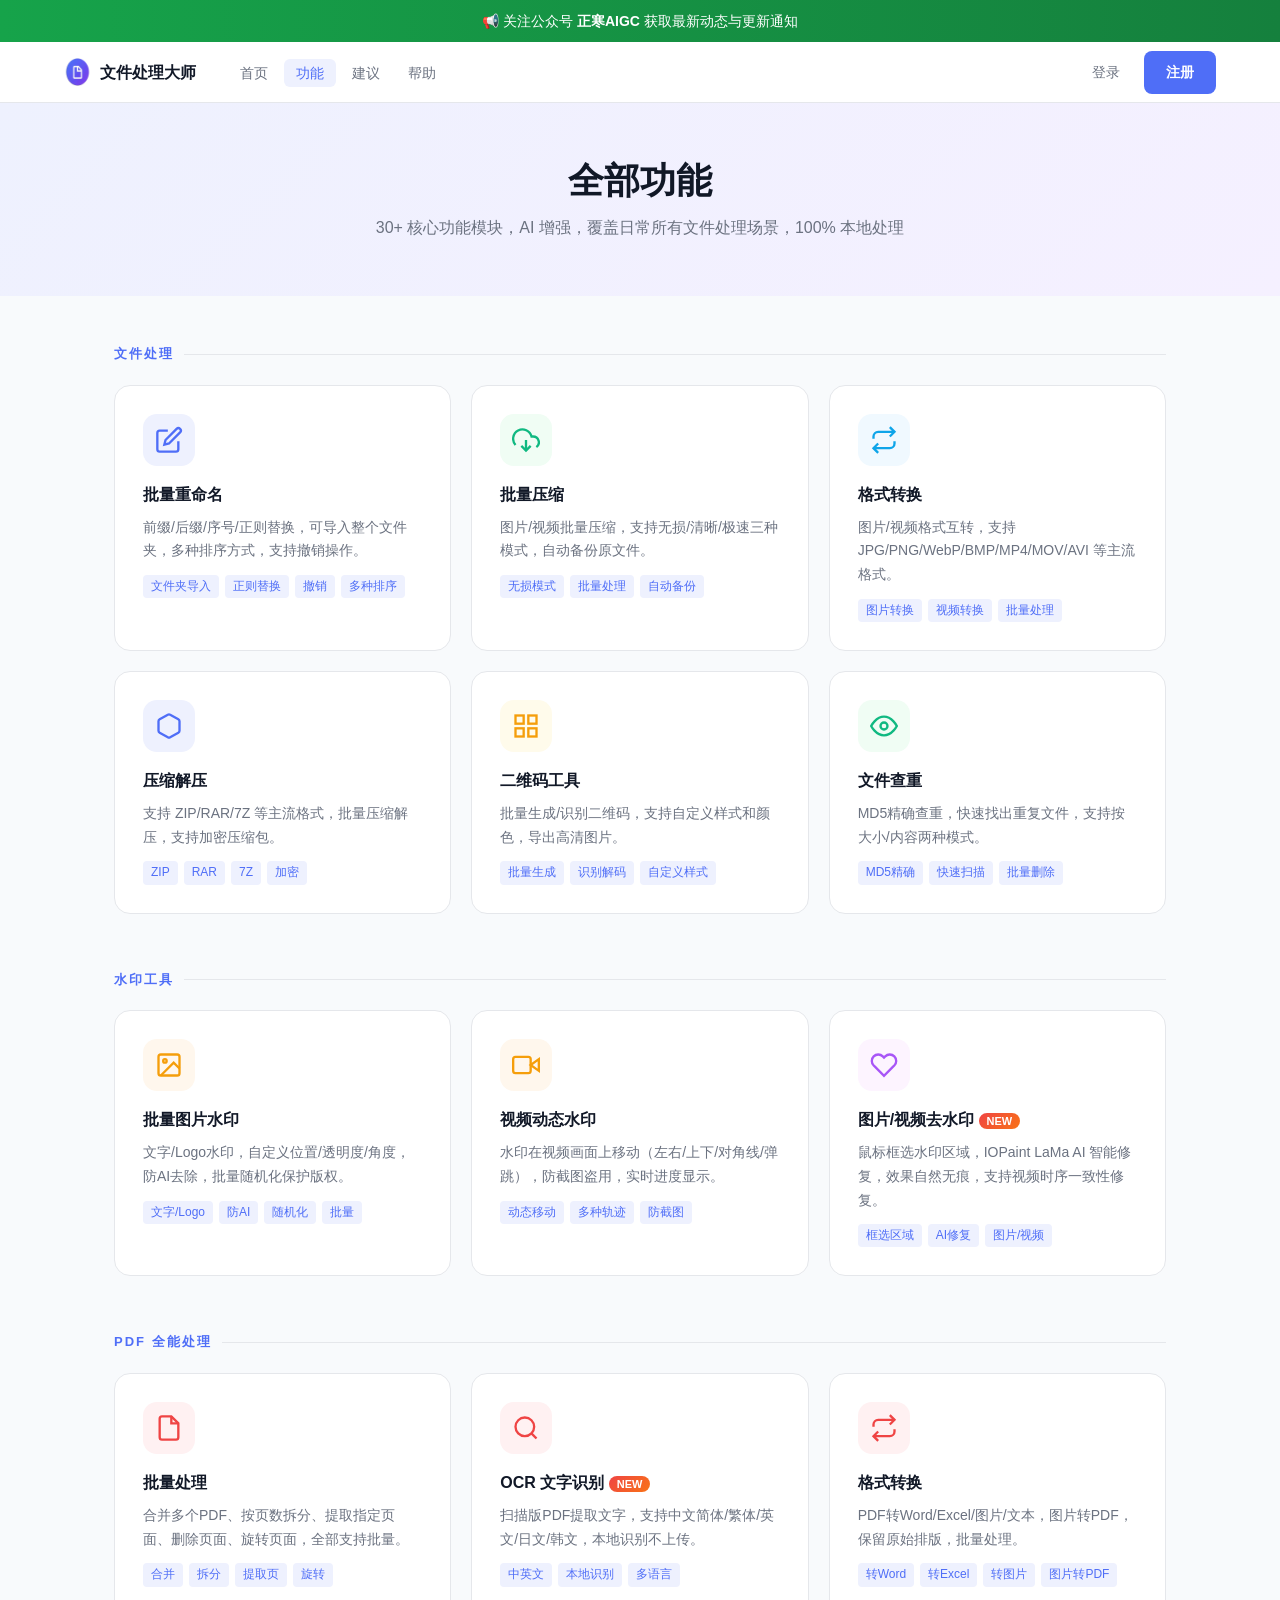
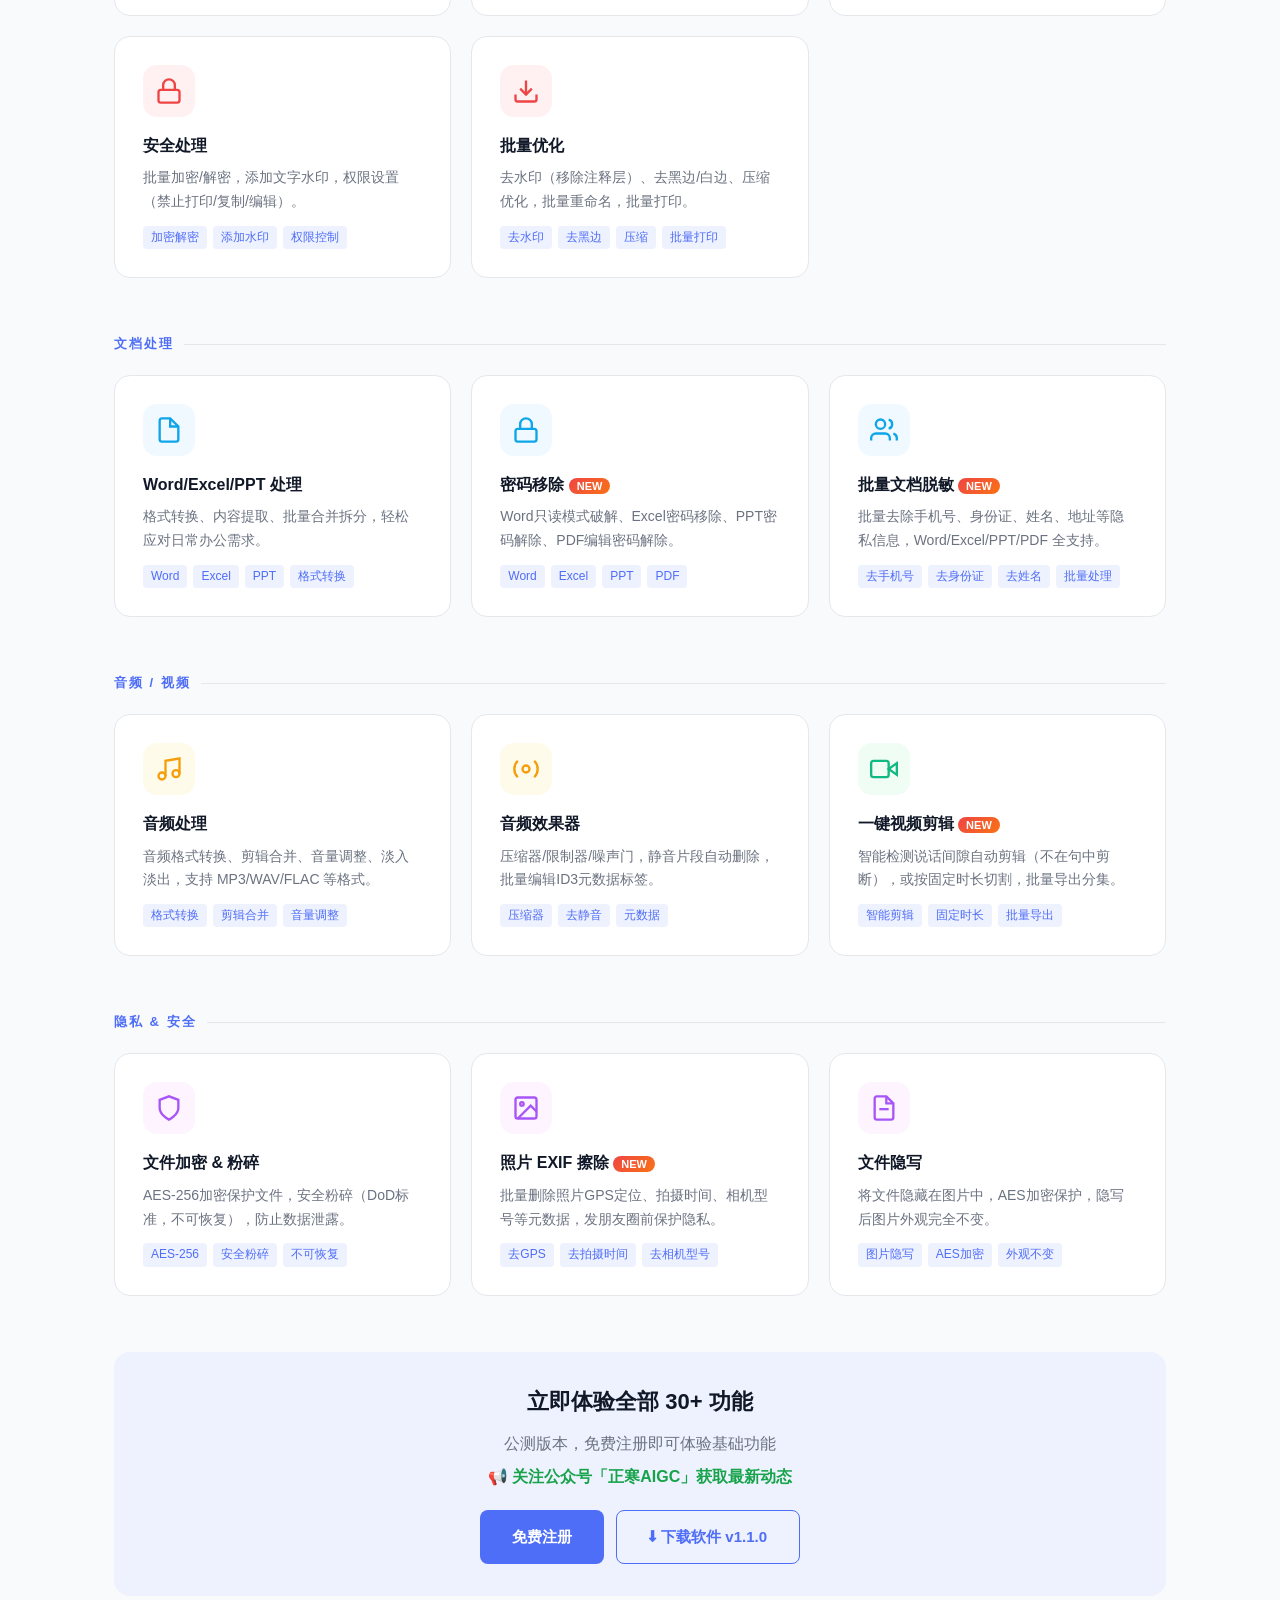
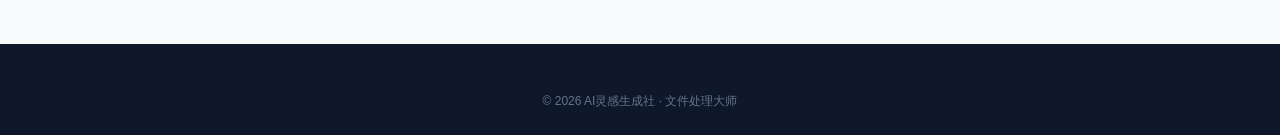
<file: features.html>
﻿<!DOCTYPE html>
<html lang="zh-CN">
<head>
<meta charset="UTF-8"/><meta name="viewport" content="width=device-width,initial-scale=1.0"/>
<title>功能介绍 - 文件处理大师</title>
<link rel="stylesheet" href="style.css"/><link rel="icon" href="favicon.ico"/>
<style>
.feat-group{margin-bottom:56px}
.feat-group-title{font-size:13px;font-weight:700;color:var(--primary);letter-spacing:2px;text-transform:uppercase;margin-bottom:20px;display:flex;align-items:center;gap:10px}
.feat-group-title::after{content:'';flex:1;height:1px;background:var(--border)}
.new-badge{background:linear-gradient(135deg,#EF4444,#F97316);color:#fff;font-size:11px;padding:2px 8px;border-radius:10px;font-weight:700;letter-spacing:0}
</style>
</head>
<body>
<script src="auth.js"></script>

<!-- 公众号横幅 -->
<div style="background:linear-gradient(90deg,#16A34A,#15803D);color:#fff;text-align:center;padding:10px 16px;font-size:14px">
  📢 关注公众号 <strong>正寒AIGC</strong> 获取最新动态与更新通知
</div>

<nav class="navbar">
  <div class="nav-inner">
    <a href="index.html" class="logo"><img src="favicon.ico" class="logo-icon-img" alt="logo"/><span>文件处理大师</span></a>
    <ul class="nav-links">
      <li><a href="index.html">首页</a></li>
      <li><a href="features.html" class="active">功能</a></li>
      <li><a href="suggestions.html">建议</a></li>
      <li><a href="faq.html">帮助</a></li>
    </ul>
    <div class="nav-actions">
      <a href="login.html" class="btn-ghost">登录</a>
      <a href="register.html" class="btn-primary">注册</a>
    </div>
    <button class="nav-toggle" onclick="toggleMenu()">☰</button>
  </div>
</nav>

<div class="page-hero">
  <h1>全部功能</h1>
  <p>30+ 核心功能模块，AI 增强，覆盖日常所有文件处理场景，100% 本地处理</p>
</div>

<div class="page-content" style="max-width:1100px">

  <!-- 文件处理 -->
  <div class="feat-group">
    <div class="feat-group-title">文件处理</div>
    <div class="features-grid" style="grid-template-columns:repeat(3,1fr)">
      <div class="feature-card">
        <div class="feature-icon" style="background:#EEF1FE">
          <svg width="28" height="28" viewBox="0 0 24 24" fill="none" stroke="#4F6EF7" stroke-width="2"><path d="M11 4H4a2 2 0 0 0-2 2v14a2 2 0 0 0 2 2h14a2 2 0 0 0 2-2v-7"/><path d="M18.5 2.5a2.121 2.121 0 0 1 3 3L12 15l-4 1 1-4 9.5-9.5z"/></svg>
        </div>
        <h3>批量重命名</h3>
        <p>前缀/后缀/序号/正则替换，可导入整个文件夹，多种排序方式，支持撤销操作。</p>
        <div class="feature-tags"><span>文件夹导入</span><span>正则替换</span><span>撤销</span><span>多种排序</span></div>
      </div>
      <div class="feature-card">
        <div class="feature-icon" style="background:#F0FDF4">
          <svg width="28" height="28" viewBox="0 0 24 24" fill="none" stroke="#10B981" stroke-width="2"><polyline points="8 17 12 21 16 17"/><line x1="12" y1="12" x2="12" y2="21"/><path d="M20.88 18.09A5 5 0 0 0 18 9h-1.26A8 8 0 1 0 3 16.29"/></svg>
        </div>
        <h3>批量压缩</h3>
        <p>图片/视频批量压缩，支持无损/清晰/极速三种模式，自动备份原文件。</p>
        <div class="feature-tags"><span>无损模式</span><span>批量处理</span><span>自动备份</span></div>
      </div>
      <div class="feature-card">
        <div class="feature-icon" style="background:#F0F9FF">
          <svg width="28" height="28" viewBox="0 0 24 24" fill="none" stroke="#0EA5E9" stroke-width="2"><polyline points="17 1 21 5 17 9"/><path d="M3 11V9a4 4 0 0 1 4-4h14"/><polyline points="7 23 3 19 7 15"/><path d="M21 13v2a4 4 0 0 1-4 4H3"/></svg>
        </div>
        <h3>格式转换</h3>
        <p>图片/视频格式互转，支持 JPG/PNG/WebP/BMP/MP4/MOV/AVI 等主流格式。</p>
        <div class="feature-tags"><span>图片转换</span><span>视频转换</span><span>批量处理</span></div>
      </div>
      <div class="feature-card">
        <div class="feature-icon" style="background:#EEF1FE">
          <svg width="28" height="28" viewBox="0 0 24 24" fill="none" stroke="#4F6EF7" stroke-width="2"><path d="M21 16V8a2 2 0 0 0-1-1.73l-7-4a2 2 0 0 0-2 0l-7 4A2 2 0 0 0 3 8v8a2 2 0 0 0 1 1.73l7 4a2 2 0 0 0 2 0l7-4A2 2 0 0 0 21 16z"/></svg>
        </div>
        <h3>压缩解压</h3>
        <p>支持 ZIP/RAR/7Z 等主流格式，批量压缩解压，支持加密压缩包。</p>
        <div class="feature-tags"><span>ZIP</span><span>RAR</span><span>7Z</span><span>加密</span></div>
      </div>
      <div class="feature-card">
        <div class="feature-icon" style="background:#FFFBEB">
          <svg width="28" height="28" viewBox="0 0 24 24" fill="none" stroke="#F59E0B" stroke-width="2"><rect x="3" y="3" width="7" height="7"/><rect x="14" y="3" width="7" height="7"/><rect x="14" y="14" width="7" height="7"/><rect x="3" y="14" width="7" height="7"/></svg>
        </div>
        <h3>二维码工具</h3>
        <p>批量生成/识别二维码，支持自定义样式和颜色，导出高清图片。</p>
        <div class="feature-tags"><span>批量生成</span><span>识别解码</span><span>自定义样式</span></div>
      </div>
      <div class="feature-card">
        <div class="feature-icon" style="background:#F0FDF4">
          <svg width="28" height="28" viewBox="0 0 24 24" fill="none" stroke="#10B981" stroke-width="2"><path d="M1 12s4-8 11-8 11 8 11 8-4 8-11 8-11-8-11-8z"/><circle cx="12" cy="12" r="3"/></svg>
        </div>
        <h3>文件查重</h3>
        <p>MD5精确查重，快速找出重复文件，支持按大小/内容两种模式。</p>
        <div class="feature-tags"><span>MD5精确</span><span>快速扫描</span><span>批量删除</span></div>
      </div>
    </div>
  </div>

  <!-- 水印 -->
  <div class="feat-group">
    <div class="feat-group-title">水印工具</div>
    <div class="features-grid" style="grid-template-columns:repeat(3,1fr)">
      <div class="feature-card">
        <div class="feature-icon" style="background:#FFF7ED">
          <svg width="28" height="28" viewBox="0 0 24 24" fill="none" stroke="#F59E0B" stroke-width="2"><rect x="3" y="3" width="18" height="18" rx="2"/><circle cx="8.5" cy="8.5" r="1.5"/><polyline points="21 15 16 10 5 21"/></svg>
        </div>
        <h3>批量图片水印</h3>
        <p>文字/Logo水印，自定义位置/透明度/角度，防AI去除，批量随机化保护版权。</p>
        <div class="feature-tags"><span>文字/Logo</span><span>防AI</span><span>随机化</span><span>批量</span></div>
      </div>
      <div class="feature-card">
        <div class="feature-icon" style="background:#FFF7ED">
          <svg width="28" height="28" viewBox="0 0 24 24" fill="none" stroke="#F59E0B" stroke-width="2"><polygon points="23 7 16 12 23 17 23 7"/><rect x="1" y="5" width="15" height="14" rx="2" ry="2"/></svg>
        </div>
        <h3>视频动态水印</h3>
        <p>水印在视频画面上移动（左右/上下/对角线/弹跳），防截图盗用，实时进度显示。</p>
        <div class="feature-tags"><span>动态移动</span><span>多种轨迹</span><span>防截图</span></div>
      </div>
      <div class="feature-card">
        <div class="feature-icon" style="background:#FDF4FF">
          <svg width="28" height="28" viewBox="0 0 24 24" fill="none" stroke="#A855F7" stroke-width="2"><path d="M20.84 4.61a5.5 5.5 0 0 0-7.78 0L12 5.67l-1.06-1.06a5.5 5.5 0 0 0-7.78 7.78l1.06 1.06L12 21.23l7.78-7.78 1.06-1.06a5.5 5.5 0 0 0 0-7.78z"/></svg>
        </div>
        <h3>图片/视频去水印 <span class="new-badge">NEW</span></h3>
        <p>鼠标框选水印区域，IOPaint LaMa AI 智能修复，效果自然无痕，支持视频时序一致性修复。</p>
        <div class="feature-tags"><span>框选区域</span><span>AI修复</span><span>图片/视频</span></div>
      </div>
    </div>
  </div>

  <!-- PDF -->
  <div class="feat-group">
    <div class="feat-group-title">PDF 全能处理</div>
    <div class="features-grid" style="grid-template-columns:repeat(3,1fr)">
      <div class="feature-card">
        <div class="feature-icon" style="background:#FFF1F2">
          <svg width="28" height="28" viewBox="0 0 24 24" fill="none" stroke="#EF4444" stroke-width="2"><path d="M14 2H6a2 2 0 0 0-2 2v16a2 2 0 0 0 2 2h12a2 2 0 0 0 2-2V8z"/><polyline points="14 2 14 8 20 8"/></svg>
        </div>
        <h3>批量处理</h3>
        <p>合并多个PDF、按页数拆分、提取指定页面、删除页面、旋转页面，全部支持批量。</p>
        <div class="feature-tags"><span>合并</span><span>拆分</span><span>提取页</span><span>旋转</span></div>
      </div>
      <div class="feature-card">
        <div class="feature-icon" style="background:#FFF1F2">
          <svg width="28" height="28" viewBox="0 0 24 24" fill="none" stroke="#EF4444" stroke-width="2"><circle cx="11" cy="11" r="8"/><line x1="21" y1="21" x2="16.65" y2="16.65"/></svg>
        </div>
        <h3>OCR 文字识别 <span class="new-badge">NEW</span></h3>
        <p>扫描版PDF提取文字，支持中文简体/繁体/英文/日文/韩文，本地识别不上传。</p>
        <div class="feature-tags"><span>中英文</span><span>本地识别</span><span>多语言</span></div>
      </div>
      <div class="feature-card">
        <div class="feature-icon" style="background:#FFF1F2">
          <svg width="28" height="28" viewBox="0 0 24 24" fill="none" stroke="#EF4444" stroke-width="2"><polyline points="17 1 21 5 17 9"/><path d="M3 11V9a4 4 0 0 1 4-4h14"/><polyline points="7 23 3 19 7 15"/><path d="M21 13v2a4 4 0 0 1-4 4H3"/></svg>
        </div>
        <h3>格式转换</h3>
        <p>PDF转Word/Excel/图片/文本，图片转PDF，保留原始排版，批量处理。</p>
        <div class="feature-tags"><span>转Word</span><span>转Excel</span><span>转图片</span><span>图片转PDF</span></div>
      </div>
      <div class="feature-card">
        <div class="feature-icon" style="background:#FFF1F2">
          <svg width="28" height="28" viewBox="0 0 24 24" fill="none" stroke="#EF4444" stroke-width="2"><rect x="3" y="11" width="18" height="11" rx="2" ry="2"/><path d="M7 11V7a5 5 0 0 1 10 0v4"/></svg>
        </div>
        <h3>安全处理</h3>
        <p>批量加密/解密，添加文字水印，权限设置（禁止打印/复制/编辑）。</p>
        <div class="feature-tags"><span>加密解密</span><span>添加水印</span><span>权限控制</span></div>
      </div>
      <div class="feature-card">
        <div class="feature-icon" style="background:#FFF1F2">
          <svg width="28" height="28" viewBox="0 0 24 24" fill="none" stroke="#EF4444" stroke-width="2"><path d="M21 15v4a2 2 0 0 1-2 2H5a2 2 0 0 1-2-2v-4"/><polyline points="7 10 12 15 17 10"/><line x1="12" y1="15" x2="12" y2="3"/></svg>
        </div>
        <h3>批量优化</h3>
        <p>去水印（移除注释层）、去黑边/白边、压缩优化，批量重命名，批量打印。</p>
        <div class="feature-tags"><span>去水印</span><span>去黑边</span><span>压缩</span><span>批量打印</span></div>
      </div>
    </div>
  </div>

  <!-- 文档 -->
  <div class="feat-group">
    <div class="feat-group-title">文档处理</div>
    <div class="features-grid" style="grid-template-columns:repeat(3,1fr)">
      <div class="feature-card">
        <div class="feature-icon" style="background:#F0F9FF">
          <svg width="28" height="28" viewBox="0 0 24 24" fill="none" stroke="#0EA5E9" stroke-width="2"><path d="M13 2H6a2 2 0 0 0-2 2v16a2 2 0 0 0 2 2h12a2 2 0 0 0 2-2V9z"/><polyline points="13 2 13 9 20 9"/></svg>
        </div>
        <h3>Word/Excel/PPT 处理</h3>
        <p>格式转换、内容提取、批量合并拆分，轻松应对日常办公需求。</p>
        <div class="feature-tags"><span>Word</span><span>Excel</span><span>PPT</span><span>格式转换</span></div>
      </div>
      <div class="feature-card">
        <div class="feature-icon" style="background:#F0F9FF">
          <svg width="28" height="28" viewBox="0 0 24 24" fill="none" stroke="#0EA5E9" stroke-width="2"><rect x="3" y="11" width="18" height="11" rx="2" ry="2"/><path d="M7 11V7a5 5 0 0 1 10 0v4"/></svg>
        </div>
        <h3>密码移除 <span class="new-badge">NEW</span></h3>
        <p>Word只读模式破解、Excel密码移除、PPT密码解除、PDF编辑密码解除。</p>
        <div class="feature-tags"><span>Word</span><span>Excel</span><span>PPT</span><span>PDF</span></div>
      </div>
      <div class="feature-card">
        <div class="feature-icon" style="background:#F0F9FF">
          <svg width="28" height="28" viewBox="0 0 24 24" fill="none" stroke="#0EA5E9" stroke-width="2"><path d="M17 21v-2a4 4 0 0 0-4-4H5a4 4 0 0 0-4 4v2"/><circle cx="9" cy="7" r="4"/><path d="M23 21v-2a4 4 0 0 0-3-3.87"/><path d="M16 3.13a4 4 0 0 1 0 7.75"/></svg>
        </div>
        <h3>批量文档脱敏 <span class="new-badge">NEW</span></h3>
        <p>批量去除手机号、身份证、姓名、地址等隐私信息，Word/Excel/PPT/PDF 全支持。</p>
        <div class="feature-tags"><span>去手机号</span><span>去身份证</span><span>去姓名</span><span>批量处理</span></div>
      </div>
    </div>
  </div>

  <!-- 音频/视频 -->
  <div class="feat-group">
    <div class="feat-group-title">音频 / 视频</div>
    <div class="features-grid" style="grid-template-columns:repeat(3,1fr)">
      <div class="feature-card">
        <div class="feature-icon" style="background:#FFFBEB">
          <svg width="28" height="28" viewBox="0 0 24 24" fill="none" stroke="#F59E0B" stroke-width="2"><path d="M9 18V5l12-2v13"/><circle cx="6" cy="18" r="3"/><circle cx="18" cy="16" r="3"/></svg>
        </div>
        <h3>音频处理</h3>
        <p>音频格式转换、剪辑合并、音量调整、淡入淡出，支持 MP3/WAV/FLAC 等格式。</p>
        <div class="feature-tags"><span>格式转换</span><span>剪辑合并</span><span>音量调整</span></div>
      </div>
      <div class="feature-card">
        <div class="feature-icon" style="background:#FFFBEB">
          <svg width="28" height="28" viewBox="0 0 24 24" fill="none" stroke="#F59E0B" stroke-width="2"><circle cx="12" cy="12" r="3"/><path d="M19.07 4.93a10 10 0 0 1 0 14.14M4.93 4.93a10 10 0 0 0 0 14.14"/></svg>
        </div>
        <h3>音频效果器</h3>
        <p>压缩器/限制器/噪声门，静音片段自动删除，批量编辑ID3元数据标签。</p>
        <div class="feature-tags"><span>压缩器</span><span>去静音</span><span>元数据</span></div>
      </div>
      <div class="feature-card">
        <div class="feature-icon" style="background:#F0FDF4">
          <svg width="28" height="28" viewBox="0 0 24 24" fill="none" stroke="#10B981" stroke-width="2"><polygon points="23 7 16 12 23 17 23 7"/><rect x="1" y="5" width="15" height="14" rx="2" ry="2"/></svg>
        </div>
        <h3>一键视频剪辑 <span class="new-badge">NEW</span></h3>
        <p>智能检测说话间隙自动剪辑（不在句中剪断），或按固定时长切割，批量导出分集。</p>
        <div class="feature-tags"><span>智能剪辑</span><span>固定时长</span><span>批量导出</span></div>
      </div>
    </div>
  </div>

  <!-- 隐私安全 -->
  <div class="feat-group">
    <div class="feat-group-title">隐私 & 安全</div>
    <div class="features-grid" style="grid-template-columns:repeat(3,1fr)">
      <div class="feature-card">
        <div class="feature-icon" style="background:#FDF4FF">
          <svg width="28" height="28" viewBox="0 0 24 24" fill="none" stroke="#A855F7" stroke-width="2"><path d="M12 22s8-4 8-10V5l-8-3-8 3v7c0 6 8 10 8 10z"/></svg>
        </div>
        <h3>文件加密 & 粉碎</h3>
        <p>AES-256加密保护文件，安全粉碎（DoD标准，不可恢复），防止数据泄露。</p>
        <div class="feature-tags"><span>AES-256</span><span>安全粉碎</span><span>不可恢复</span></div>
      </div>
      <div class="feature-card">
        <div class="feature-icon" style="background:#FDF4FF">
          <svg width="28" height="28" viewBox="0 0 24 24" fill="none" stroke="#A855F7" stroke-width="2"><rect x="3" y="3" width="18" height="18" rx="2"/><circle cx="8.5" cy="8.5" r="1.5"/><polyline points="21 15 16 10 5 21"/></svg>
        </div>
        <h3>照片 EXIF 擦除 <span class="new-badge">NEW</span></h3>
        <p>批量删除照片GPS定位、拍摄时间、相机型号等元数据，发朋友圈前保护隐私。</p>
        <div class="feature-tags"><span>去GPS</span><span>去拍摄时间</span><span>去相机型号</span></div>
      </div>
      <div class="feature-card">
        <div class="feature-icon" style="background:#FDF4FF">
          <svg width="28" height="28" viewBox="0 0 24 24" fill="none" stroke="#A855F7" stroke-width="2"><path d="M14 2H6a2 2 0 0 0-2 2v16a2 2 0 0 0 2 2h12a2 2 0 0 0 2-2V8z"/><polyline points="14 2 14 8 20 8"/><line x1="16" y1="13" x2="8" y2="13"/></svg>
        </div>
        <h3>文件隐写</h3>
        <p>将文件隐藏在图片中，AES加密保护，隐写后图片外观完全不变。</p>
        <div class="feature-tags"><span>图片隐写</span><span>AES加密</span><span>外观不变</span></div>
      </div>
    </div>
  </div>

  <div style="text-align:center;margin-top:48px;padding:32px;background:#EEF1FE;border-radius:16px">
    <h3 style="font-size:22px;font-weight:800;margin-bottom:12px">立即体验全部 30+ 功能</h3>
    <p style="color:#6B7280;margin-bottom:8px">公测版本，免费注册即可体验基础功能</p>
    <p style="color:#16A34A;font-weight:600;margin-bottom:20px">📢 关注公众号「正寒AIGC」获取最新动态</p>
    <div style="display:flex;gap:12px;justify-content:center;flex-wrap:wrap">
      <a href="register.html" class="btn-primary btn-lg">免费注册</a>
      <a href="#" class="btn-outline btn-lg" id="dlBtn">⬇ 下载软件 v1.1.0</a>
    </div>
  </div>
</div>

<footer class="footer">
  <div class="container">
    <div class="footer-bottom" style="border-top:none;padding-top:0">
      <span>© 2026 AI灵感生成社 · 文件处理大师</span>
    </div>
  </div>
</footer>
<script>
document.getElementById('dlBtn').onclick=function(){
  window.open('https://pan.baidu.com/s/1r6o91EgHVOsEOyNzHkryMg?pwd=52t2', '_blank');
};
function toggleMenu(){
  document.querySelector('.nav-links').classList.toggle('open');
  document.querySelector('.nav-actions').classList.toggle('open');
}
</script>
</body>
</html>
</file>
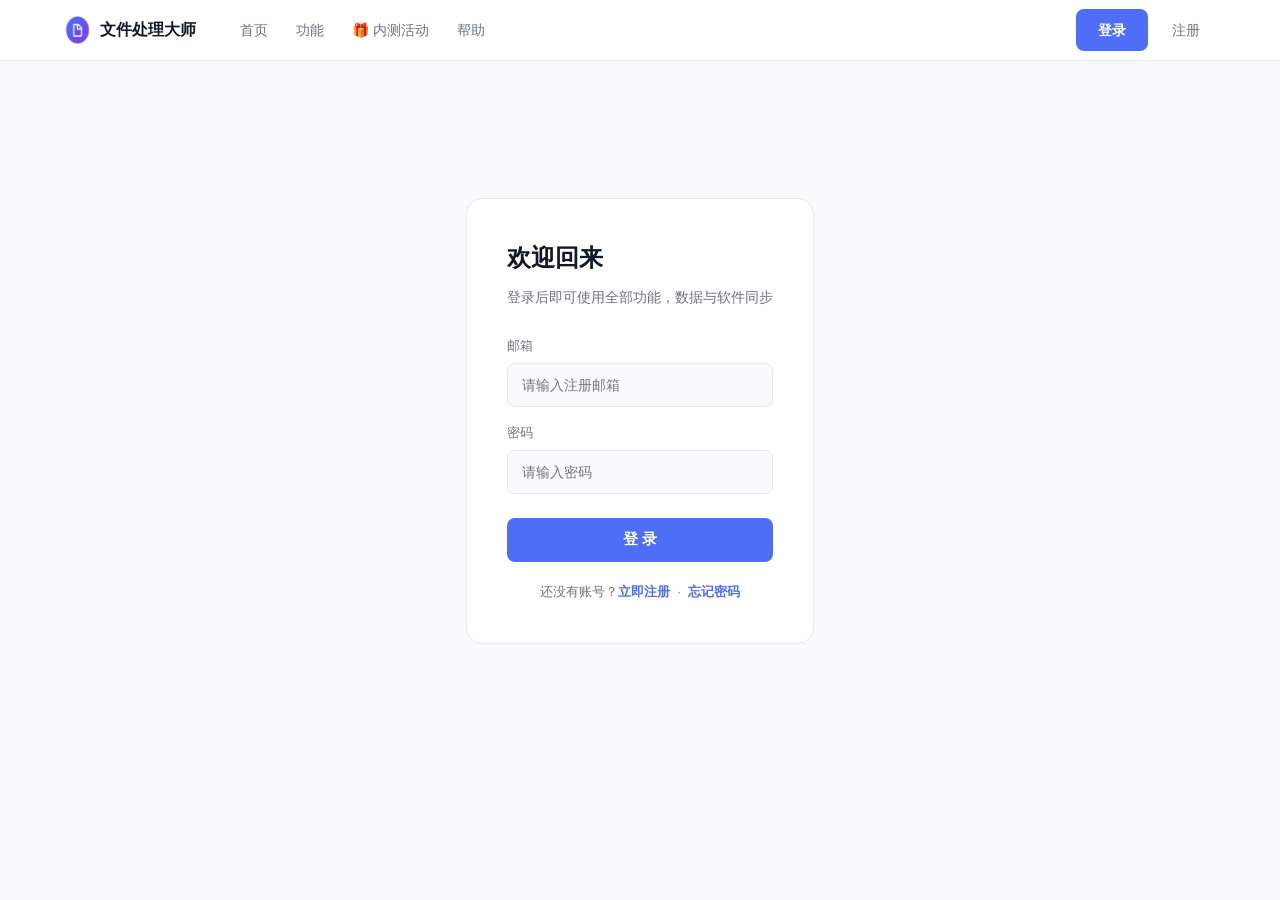
<file: login.html>
﻿<!DOCTYPE html>
<html lang="zh-CN">
<head>
<meta charset="UTF-8"/><meta name="viewport" content="width=device-width,initial-scale=1.0"/>
<title>登录 - 文件处理大师</title>
<link rel="stylesheet" href="style.css"/><link rel="icon" href="favicon.ico"/>
</head>
<body>
<script src="auth.js"></script>
<nav class="navbar">
  <div class="nav-inner">
    <a href="index.html" class="logo"><img src="favicon.ico" class="logo-icon-img" alt="logo"/><span>文件处理大师</span></a>
    <ul class="nav-links"><li><a href="index.html">首页</a></li><li><a href="features.html">功能</a></li><li><a href="activity.html">🎁 内测活动</a></li><li><a href="faq.html">帮助</a></li></ul>
    <div class="nav-actions"><a href="login.html" class="btn-primary">登录</a><a href="register.html" class="btn-ghost">注册</a></div>
  </div>
</nav>

<div style="min-height:80vh;display:flex;align-items:center;justify-content:center;padding:40px 24px">
  <div class="form-card">
    <h2>欢迎回来</h2>
    <p>登录后即可使用全部功能，数据与软件同步</p>

    <div class="form-group">
      <label>邮箱</label>
      <input type="email" id="email" placeholder="请输入注册邮箱"/>
    </div>
    <div class="form-group">
      <label>密码</label>
      <input type="password" id="password" placeholder="请输入密码"/>
    </div>
    <div id="loginError" class="form-error"></div>
    <button class="form-submit" onclick="doLogin()">登 录</button>

    <div class="form-footer">
      还没有账号？<a href="register.html">立即注册</a>
      &nbsp;·&nbsp;
      <a href="forgot.html">忘记密码</a>
    </div>
  </div>
</div>

<script>
const API = 'https://api.qhz47.cn';

async function doLogin(){
  var email = document.getElementById('email').value.trim();
  var pwd   = document.getElementById('password').value;
  var err   = document.getElementById('loginError');
  err.style.display='none';

  if(!email||!pwd){err.textContent='请填写邮箱和密码';err.style.display='block';return;}

  try{
    var r = await fetch(API+'/api/auth/login',{
      method:'POST',headers:{'Content-Type':'application/json'},
      body:JSON.stringify({phone:email,password:pwd,device_id:'web'})
    });
    var d = await r.json();
    if(d.code===200){
      localStorage.setItem('token',d.data.token);
      localStorage.setItem('nickname',d.data.nickname||email);
      localStorage.setItem('email',d.data.phone);
      window.location.href = getRedirectUrl();
    }else{
      err.textContent=d.msg||'登录失败';err.style.display='block';
    }
  }catch(e){err.textContent='网络连接失败';err.style.display='block';}
}
document.addEventListener('keydown',function(e){if(e.key==='Enter')doLogin();});
</script>
</body>
</html>
</file>
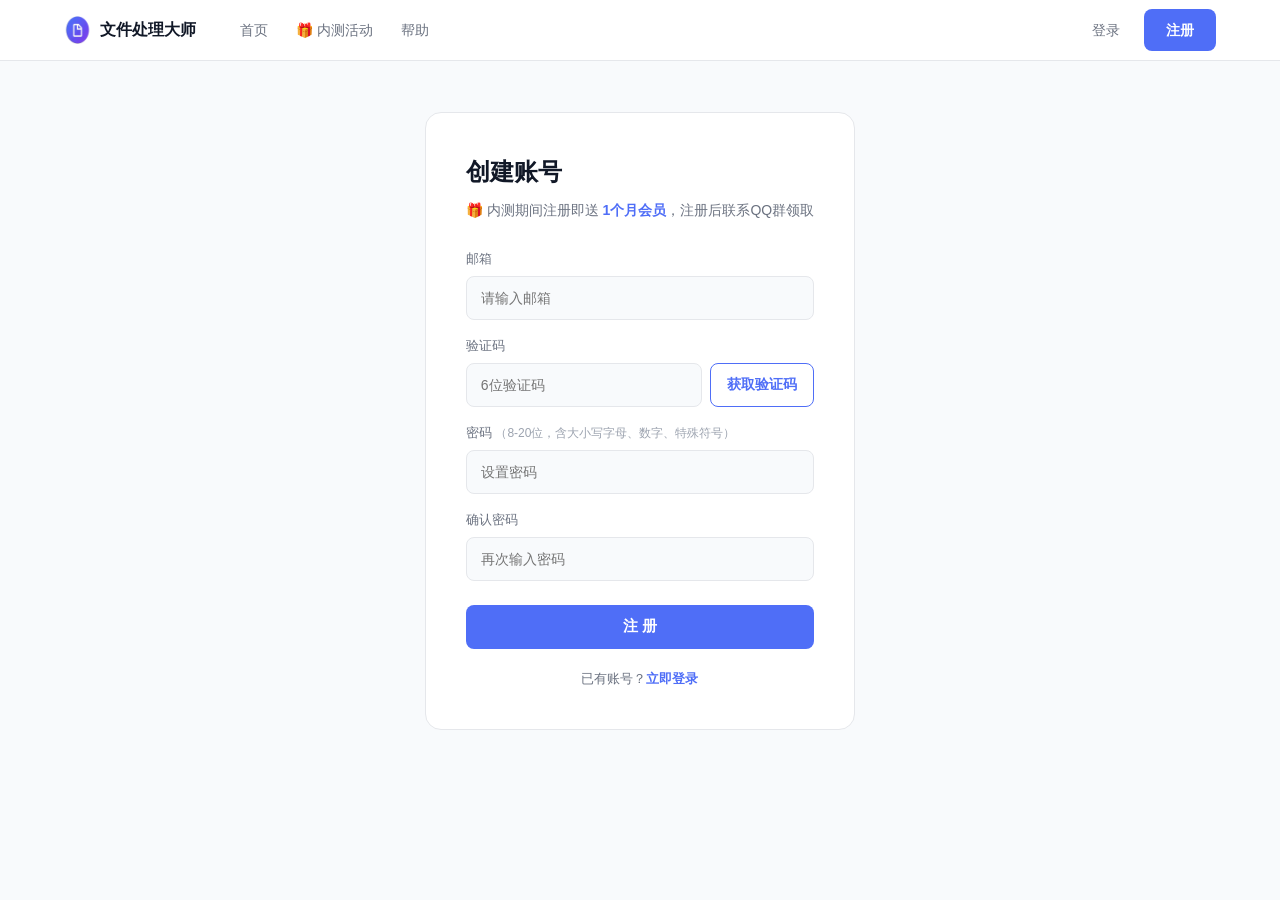
<file: register.html>
﻿<!DOCTYPE html>
<html lang="zh-CN">
<head>
<meta charset="UTF-8"/><meta name="viewport" content="width=device-width,initial-scale=1.0"/>
<title>注册 - 文件处理大师</title>
<link rel="stylesheet" href="style.css"/><link rel="icon" href="favicon.ico"/>
</head>
<body>
<script src="auth.js"></script>
<nav class="navbar">
  <div class="nav-inner">
    <a href="index.html" class="logo"><img src="favicon.ico" class="logo-icon-img" alt="logo"/><span>文件处理大师</span></a>
    <ul class="nav-links"><li><a href="index.html">首页</a></li><li><a href="activity.html">🎁 内测活动</a></li><li><a href="faq.html">帮助</a></li></ul>
    <div class="nav-actions"><a href="login.html" class="btn-ghost">登录</a><a href="register.html" class="btn-primary">注册</a></div>
  </div>
</nav>

<div style="min-height:80vh;display:flex;align-items:center;justify-content:center;padding:40px 24px">
  <div class="form-card" style="max-width:520px">
    <h2>创建账号</h2>
    <p>🎁 内测期间注册即送 <strong style="color:#4F6EF7">1个月会员</strong>，注册后联系QQ群领取</p>

    <div class="form-group">
      <label>邮箱</label>
      <input type="email" id="email" placeholder="请输入邮箱"/>
    </div>
    <div class="form-group">
      <label>验证码</label>
      <div class="form-row">
        <input type="text" id="code" placeholder="6位验证码" maxlength="6"/>
        <button class="btn-outline" id="sendBtn" onclick="sendCode()">获取验证码</button>
      </div>
    </div>
    <div class="form-group">
      <label>密码 <span style="color:#9CA3AF;font-size:12px">（8-20位，含大小写字母、数字、特殊符号）</span></label>
      <input type="password" id="password" placeholder="设置密码"/>
    </div>
    <div class="form-group">
      <label>确认密码</label>
      <input type="password" id="password2" placeholder="再次输入密码"/>
    </div>
    <div id="regError" class="form-error"></div>
    <div id="regSuccess" class="form-success"></div>
    <button class="form-submit" onclick="doRegister()">注 册</button>

    <div class="form-footer">已有账号？<a href="login.html">立即登录</a></div>
  </div>
</div>

<script>
const API = 'https://api.qhz47.cn';
var countdown = 0;

async function sendCode(){
  var email = document.getElementById('email').value.trim();
  var err = document.getElementById('regError');
  err.style.display='none';
  if(!email||!email.includes('@')){err.textContent='请输入正确的邮箱';err.style.display='block';return;}
  if(countdown>0)return;

  try{
    var r = await fetch(API+'/api/sms/send',{
      method:'POST',headers:{'Content-Type':'application/json'},
      body:JSON.stringify({email:email,purpose:'register'})
    });
    var d = await r.json();
    if(d.code===200){
      startCountdown();
    }else{
      err.textContent=d.msg||'发送失败';err.style.display='block';
    }
  }catch(e){err.textContent='网络连接失败';err.style.display='block';}
}

function startCountdown(){
  countdown=60;
  var btn=document.getElementById('sendBtn');
  var t=setInterval(function(){
    countdown--;
    btn.textContent=countdown+'秒后重发';
    if(countdown<=0){clearInterval(t);btn.textContent='获取验证码';}
  },1000);
}

async function doRegister(){
  var email=document.getElementById('email').value.trim();
  var code=document.getElementById('code').value.trim();
  var pwd=document.getElementById('password').value;
  var pwd2=document.getElementById('password2').value;
  var err=document.getElementById('regError');
  var suc=document.getElementById('regSuccess');
  err.style.display='none';suc.style.display='none';

  if(!email||!code||!pwd){err.textContent='请填写所有字段';err.style.display='block';return;}
  if(pwd!==pwd2){err.textContent='两次密码不一致';err.style.display='block';return;}

  try{
    var r=await fetch(API+'/api/auth/register',{
      method:'POST',headers:{'Content-Type':'application/json'},
      body:JSON.stringify({email:email,sms_code:code,password:pwd})
    });
    var d=await r.json();
    if(d.code===200){
      suc.textContent='注册成功！正在为你登录... 🎉';suc.style.display='block';
      // 注册成功后自动登录
      try{
        var lr=await fetch(API+'/api/auth/login',{
          method:'POST',headers:{'Content-Type':'application/json'},
          body:JSON.stringify({phone:email,password:pwd,device_id:'web'})
        });
        var ld=await lr.json();
        if(ld.code===200){
          localStorage.setItem('token',ld.data.token);
          localStorage.setItem('nickname',ld.data.nickname||email);
          localStorage.setItem('email',ld.data.phone);
          setTimeout(function(){
            suc.textContent='注册成功！请加入QQ群 1084088937 领取1个月会员 🎉';
            setTimeout(function(){window.location.href=getRedirectUrl();},2000);
          },500);
        }else{
          setTimeout(function(){window.location.href='login.html';},2000);
        }
      }catch(e){
        setTimeout(function(){window.location.href='login.html';},2000);
      }
    }else{
      err.textContent=d.msg||'注册失败';err.style.display='block';
    }
  }catch(e){err.textContent='网络连接失败';err.style.display='block';}
}
</script>
</body>
</html>
</file>
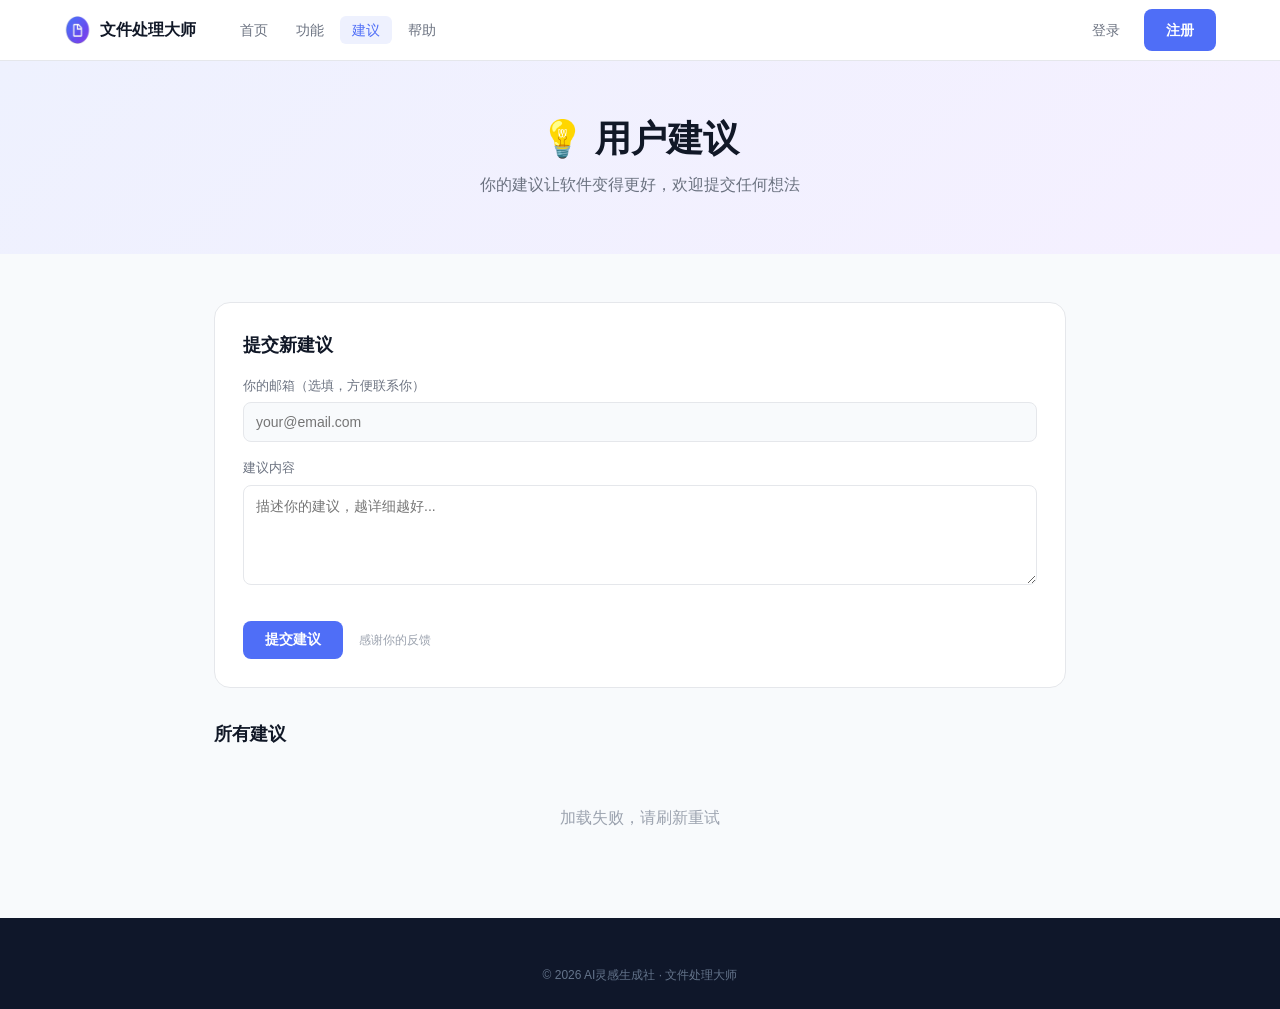
<file: suggestions.html>
﻿<!DOCTYPE html>
<html lang="zh-CN">
<head>
<meta charset="UTF-8"/><meta name="viewport" content="width=device-width,initial-scale=1.0"/>
<title>用户建议 - 文件处理大师</title>
<link rel="stylesheet" href="style.css"/><link rel="icon" href="favicon.ico"/>
</head>
<body>
<script src="auth.js"></script>
<nav class="navbar">
  <div class="nav-inner">
    <a href="index.html" class="logo"><img src="favicon.ico" class="logo-icon-img" alt="logo"/><span>文件处理大师</span></a>
    <ul class="nav-links">
      <li><a href="index.html">首页</a></li>
      <li><a href="features.html">功能</a></li>
      <li><a href="suggestions.html" class="active">建议</a></li>
      <li><a href="faq.html">帮助</a></li>
    </ul>
    <div class="nav-actions"><a href="login.html" class="btn-ghost">登录</a><a href="register.html" class="btn-primary">注册</a></div>
    <button class="nav-toggle" onclick="toggleMenu()">☰</button>
  </div>
</nav>

<div class="page-hero">
  <h1>💡 用户建议</h1>
  <p>你的建议让软件变得更好，欢迎提交任何想法</p>
</div>

<div class="page-content">

  <!-- 提交建议 -->
  <div class="suggestion-form">
    <h3 style="margin-bottom:16px;font-size:18px;font-weight:700">提交新建议</h3>
    <div class="form-group">
      <label>你的邮箱（选填，方便联系你）</label>
      <input type="email" id="s-email" placeholder="your@email.com" style="height:40px;border:1.5px solid #E5E7EB;border-radius:8px;padding:0 12px;font-size:14px;font-family:inherit;width:100%"/>
    </div>
    <div class="form-group" style="margin-top:12px">
      <label>建议内容</label>
      <textarea id="s-content" placeholder="描述你的建议，越详细越好..."></textarea>
    </div>
    <div id="s-error" style="color:#EF4444;font-size:13px;margin:8px 0;display:none"></div>
    <div id="s-success" style="color:#10B981;font-size:13px;margin:8px 0;display:none"></div>
    <button class="btn-primary" style="margin-top:12px" onclick="submitSuggestion()">提交建议</button>
    <span style="font-size:12px;color:#9CA3AF;margin-left:12px">感谢你的反馈</span>
  </div>

  <!-- 建议列表 -->
  <div style="display:flex;justify-content:space-between;align-items:center;margin-bottom:16px">
    <h3 style="font-size:18px;font-weight:700">所有建议</h3>
    <span id="s-count" style="font-size:13px;color:#6B7280"></span>
  </div>
  <div id="suggestion-list" class="suggestion-list">
    <div style="text-align:center;padding:40px;color:#9CA3AF">加载中...</div>
  </div>

</div>

<footer class="footer">
  <div class="container">
    <div class="footer-bottom" style="border-top:none;padding-top:0">
      <span>© 2026 AI灵感生成社 · 文件处理大师</span>
    </div>
  </div>
</footer>

<script>
const API = 'https://api.qhz47.cn';

async function loadSuggestions(){
  try{
    var r = await fetch(API+'/api/suggestions');
    var d = await r.json();
    var list = document.getElementById('suggestion-list');
    var count = document.getElementById('s-count');
    if(d.code===200&&d.data&&d.data.length>0){
      count.textContent = '共 '+d.data.length+' 条建议';
      list.innerHTML = d.data.map(function(s){
        return '<div class="suggestion-item">'+
          '<div class="s-meta">'+
            (s.email?'<span>'+s.email.replace(/(.{2}).+(@.+)/,'$1***$2')+'</span> · ':'匿名 · ')+
            '<span>'+s.created_at+'</span>'+
            (s.status==='adopted'?'<span style="background:#F0FDF4;color:#10B981;font-size:11px;padding:1px 8px;border-radius:4px;margin-left:8px">✅ 已采纳</span>':'')+
          '</div>'+
          '<div class="s-content">'+escHtml(s.content)+'</div>'+
        '</div>';
      }).join('');
    }else{
      list.innerHTML='<div style="text-align:center;padding:40px;color:#9CA3AF">暂无建议，来第一个提建议吧！</div>';
    }
  }catch(e){
    document.getElementById('suggestion-list').innerHTML='<div style="text-align:center;padding:40px;color:#9CA3AF">加载失败，请刷新重试</div>';
  }
}

async function submitSuggestion(){
  var email = document.getElementById('s-email').value.trim();
  var content = document.getElementById('s-content').value.trim();
  var err = document.getElementById('s-error');
  var suc = document.getElementById('s-success');
  err.style.display='none';suc.style.display='none';

  if(!content||content.length<10){err.textContent='建议内容至少10个字';err.style.display='block';return;}

  try{
    var r = await fetch(API+'/api/suggestions',{
      method:'POST',headers:{'Content-Type':'application/json'},
      body:JSON.stringify({email:email,content:content})
    });
    var d = await r.json();
    if(d.code===200){
      suc.textContent='提交成功！感谢你的建议 🎉';suc.style.display='block';
      document.getElementById('s-content').value='';
      document.getElementById('s-email').value='';
      loadSuggestions();
    }else{
      err.textContent=d.msg||'提交失败';err.style.display='block';
    }
  }catch(e){err.textContent='网络连接失败';err.style.display='block';}
}

function escHtml(s){return s.replace(/&/g,'&amp;').replace(/</g,'&lt;').replace(/>/g,'&gt;');}

loadSuggestions();
</script>
</body>
</html>
</file>
<file: style.css>
*{margin:0;padding:0;box-sizing:border-box}
:root{
  --primary:#4F6EF7;--primary-dark:#3D5CE5;--primary-light:#EEF1FE;
  --text:#111827;--text2:#6B7280;--border:#E5E7EB;--bg:#F8FAFC;--card:#fff;
}
body{font-family:"Microsoft YaHei UI","PingFang SC",sans-serif;background:var(--bg);color:var(--text);line-height:1.6}
a{text-decoration:none;color:inherit}
.container{max-width:1200px;margin:0 auto;padding:0 24px}

/* ── 按钮 ── */
.btn-primary{background:var(--primary);color:#fff;padding:10px 22px;border-radius:8px;font-size:14px;font-weight:600;display:inline-flex;align-items:center;gap:6px;transition:.2s;border:none;cursor:pointer;font-family:inherit}
.btn-primary:hover{background:var(--primary-dark)}
.btn-outline{border:1.5px solid var(--primary);color:var(--primary);padding:10px 22px;border-radius:8px;font-size:14px;font-weight:600;display:inline-flex;align-items:center;gap:6px;transition:.2s;background:transparent;cursor:pointer;font-family:inherit}
.btn-outline:hover{background:var(--primary-light)}
.btn-ghost{color:var(--text2);padding:8px 16px;border-radius:8px;font-size:14px;transition:.2s}
.btn-ghost:hover{color:var(--primary);background:var(--primary-light)}
.btn-white{background:#fff;color:var(--primary);padding:14px 40px;border-radius:10px;font-size:16px;font-weight:700;display:inline-flex;align-items:center;gap:8px;transition:.2s;box-shadow:0 4px 16px rgba(0,0,0,.2)}
.btn-white:hover{transform:translateY(-2px);box-shadow:0 8px 24px rgba(0,0,0,.3)}
.btn-lg{padding:14px 32px;font-size:15px}

/* ── 导航 ── */
.navbar{position:sticky;top:0;z-index:100;background:rgba(255,255,255,.92);backdrop-filter:blur(12px);border-bottom:1px solid var(--border)}
.nav-inner{max-width:1200px;margin:0 auto;padding:0 24px;height:60px;display:flex;align-items:center;gap:32px}
.logo{display:flex;align-items:center;gap:8px;font-size:16px;font-weight:700;white-space:nowrap}
.logo-icon-img{width:28px;height:28px;object-fit:contain}
.nav-links{display:flex;gap:4px;list-style:none;flex:1}
.nav-links a{padding:6px 12px;border-radius:6px;font-size:14px;color:var(--text2);transition:.2s}
.nav-links a:hover,.nav-links a.active{color:var(--primary);background:var(--primary-light)}
.nav-actions{display:flex;gap:8px;align-items:center;white-space:nowrap}
.nav-toggle{display:none;background:none;border:none;font-size:20px;cursor:pointer;padding:4px 8px}

/* ── 活动横幅 ── */
.activity-banner{background:linear-gradient(135deg,#4F6EF7,#7C3AED);color:#fff;text-align:center;padding:10px 24px;font-size:14px;display:flex;align-items:center;justify-content:center;gap:16px;flex-wrap:wrap}
.activity-banner a{color:#fff;font-weight:600;text-decoration:underline}

/* ── Hero ── */
.hero{max-width:1200px;margin:0 auto;padding:72px 24px 56px;display:flex;align-items:center;gap:64px}
.hero-content{flex:1}
.hero-badge{display:inline-block;background:var(--primary-light);color:var(--primary);font-size:13px;padding:5px 14px;border-radius:20px;margin-bottom:20px;font-weight:500}
h1{font-size:46px;font-weight:800;line-height:1.2;margin-bottom:16px}
.gradient-text{background:linear-gradient(135deg,#4F6EF7,#7C3AED);-webkit-background-clip:text;-webkit-text-fill-color:transparent}
.hero-sub{font-size:17px;color:var(--text2);margin-bottom:32px;line-height:1.8}
.hero-btns{display:flex;gap:12px;flex-wrap:wrap;margin-bottom:20px}
.hero-meta{display:flex;gap:16px;flex-wrap:wrap;font-size:13px;color:var(--text2)}
.hero-img{flex:1;max-width:520px}
.hero-img img{width:100%;border-radius:16px;box-shadow:0 20px 60px rgba(0,0,0,.12)}

/* ── 统计 ── */
.stats{background:#fff;border-top:1px solid var(--border);border-bottom:1px solid var(--border)}
.stats .container{display:flex;justify-content:space-around;padding:28px 24px;flex-wrap:wrap;gap:20px}
.stat-item{text-align:center}
.stat-num{font-size:28px;font-weight:800;background:linear-gradient(135deg,#4F6EF7,#7C3AED);-webkit-background-clip:text;-webkit-text-fill-color:transparent}
.stat-label{font-size:13px;color:var(--text2);margin-top:4px}

/* ── 通用 section ── */
.section-header{text-align:center;margin-bottom:48px}
.section-tag{font-size:12px;color:var(--primary);font-weight:700;letter-spacing:2px;text-transform:uppercase;margin-bottom:12px}
.section-header h2{font-size:32px;font-weight:800;margin-bottom:12px}
.section-header p{font-size:16px;color:var(--text2)}

/* ── 功能卡片 ── */
.features-section{padding:72px 0}
.features-grid{display:grid;grid-template-columns:repeat(3,1fr);gap:20px}
.feature-card{background:var(--card);border:1px solid var(--border);border-radius:16px;padding:28px;transition:.2s}
.feature-card:hover{transform:translateY(-4px);box-shadow:0 12px 32px rgba(0,0,0,.08);border-color:rgba(79,110,247,.3)}
.feature-icon{width:52px;height:52px;border-radius:14px;display:flex;align-items:center;justify-content:center;margin-bottom:16px}
.feature-card h3{font-size:16px;font-weight:700;margin-bottom:8px}
.feature-card p{font-size:14px;color:var(--text2);line-height:1.7}
.feature-tags{display:flex;flex-wrap:wrap;gap:6px;margin-top:12px}
.feature-tags span{font-size:12px;background:var(--primary-light);color:var(--primary);padding:2px 8px;border-radius:4px}

/* ── 内测活动 ── */
.activity-section{padding:56px 0;background:#fff}
.activity-card{background:linear-gradient(135deg,#EEF1FE,#F5F0FF);border-radius:20px;padding:48px;display:flex;gap:48px;align-items:center;flex-wrap:wrap}
.activity-left{flex:1;min-width:280px}
.activity-badge{display:inline-block;background:linear-gradient(135deg,#4F6EF7,#7C3AED);color:#fff;font-size:13px;padding:4px 14px;border-radius:20px;margin-bottom:16px;font-weight:600}
.activity-left h2{font-size:32px;font-weight:800;margin-bottom:20px;line-height:1.3}
.activity-left h2 span{color:var(--primary)}
.activity-list{list-style:none;margin-bottom:28px}
.activity-list li{padding:6px 0;font-size:15px;color:var(--text2)}
.activity-right{flex:1;min-width:240px}
.activity-steps{display:flex;align-items:center;justify-content:center;gap:8px;flex-wrap:wrap}
.step{text-align:center}
.step-num{width:44px;height:44px;background:var(--primary);color:#fff;border-radius:50%;display:flex;align-items:center;justify-content:center;font-size:18px;font-weight:700;margin:0 auto 8px}
.step div:last-child{font-size:13px;color:var(--text2)}
.step-arrow{font-size:20px;color:var(--primary);font-weight:700}

/* ── 会员套餐 ── */
.pricing-section{padding:72px 0}
.pricing-grid{display:grid;grid-template-columns:repeat(4,1fr);gap:16px}
.plan-card{background:var(--card);border:1.5px solid var(--border);border-radius:14px;padding:28px;text-align:center;transition:.2s;position:relative}
.plan-card:hover{border-color:var(--primary);transform:translateY(-3px)}
.plan-card.hot{border-color:var(--primary);background:var(--primary-light)}
.plan-hot{position:absolute;top:-12px;left:50%;transform:translateX(-50%);background:linear-gradient(135deg,#4F6EF7,#7C3AED);color:#fff;font-size:12px;padding:3px 14px;border-radius:10px;white-space:nowrap;font-weight:600}
.plan-days{font-size:20px;font-weight:800;margin-bottom:8px}
.plan-price{font-size:32px;font-weight:800;color:var(--primary);margin-bottom:8px}
.plan-desc{font-size:13px;color:var(--text2)}

/* ── 下载 ── */
.download-section{background:linear-gradient(135deg,#1E1B4B,#312E81,#4F6EF7);color:#fff;padding:80px 24px}
.download-section h2{font-size:34px;font-weight:800;margin-bottom:12px}
.download-section p{font-size:16px;opacity:.8;margin-bottom:32px}

/* ── 底部 ── */
.footer{background:#0F172A;color:#64748B;padding:48px 24px 24px}
.footer-top{display:grid;grid-template-columns:2fr 1fr 1fr 1fr;gap:40px;margin-bottom:40px}
.footer-brand p{font-size:13px;margin-top:8px;line-height:1.8}
.footer-links-group h4{color:#fff;font-size:14px;margin-bottom:12px}
.footer-links-group a{display:block;font-size:13px;color:#64748B;margin-bottom:8px;transition:.2s}
.footer-links-group a:hover{color:#fff}
.footer-bottom{border-top:1px solid #1E293B;padding-top:20px;text-align:center;font-size:12px}

/* ── 页面通用 ── */
.page-hero{background:linear-gradient(135deg,#EEF1FE,#F5F0FF);padding:56px 24px;text-align:center}
.page-hero h1{font-size:36px;font-weight:800;margin-bottom:12px}
.page-hero p{font-size:16px;color:var(--text2)}
.page-content{max-width:900px;margin:0 auto;padding:48px 24px}

/* ── 表单 ── */
.form-card{background:var(--card);border:1px solid var(--border);border-radius:16px;padding:40px;max-width:480px;margin:0 auto}
.form-card h2{font-size:24px;font-weight:800;margin-bottom:8px}
.form-card p{color:var(--text2);font-size:14px;margin-bottom:28px}
.form-group{margin-bottom:16px}
.form-group label{display:block;font-size:13px;color:var(--text2);margin-bottom:6px;font-weight:500}
.form-group input{width:100%;height:44px;border:1.5px solid var(--border);border-radius:8px;padding:0 14px;font-size:14px;font-family:inherit;transition:.2s;background:#F8FAFC}
.form-group input:focus{outline:none;border-color:var(--primary);background:#fff}
.form-row{display:flex;gap:8px}
.form-row input{flex:1}
.form-row .btn-outline{white-space:nowrap;height:44px;padding:0 16px}
.form-submit{width:100%;height:44px;background:var(--primary);color:#fff;border:none;border-radius:8px;font-size:15px;font-weight:600;cursor:pointer;font-family:inherit;transition:.2s;margin-top:8px}
.form-submit:hover{background:var(--primary-dark)}
.form-footer{text-align:center;margin-top:20px;font-size:13px;color:var(--text2)}
.form-footer a{color:var(--primary);font-weight:600}
.form-error{color:#EF4444;font-size:13px;margin-top:8px;display:none}
.form-success{color:#10B981;font-size:13px;margin-top:8px;display:none}

/* ── FAQ ── */
.faq-item{border:1px solid var(--border);border-radius:12px;margin-bottom:12px;overflow:hidden}
.faq-q{padding:16px 20px;font-weight:600;cursor:pointer;display:flex;justify-content:space-between;align-items:center;background:var(--card);transition:.2s}
.faq-q:hover{background:var(--primary-light)}
.faq-a{padding:0 20px;max-height:0;overflow:hidden;transition:.3s;color:var(--text2);font-size:14px;line-height:1.8}
.faq-item.open .faq-a{padding:16px 20px;max-height:500px}
.faq-item.open .faq-q{background:var(--primary-light);color:var(--primary)}

/* ── 建议墙 ── */
.suggestion-form{background:var(--card);border:1px solid var(--border);border-radius:16px;padding:28px;margin-bottom:32px}
.suggestion-form textarea{width:100%;height:100px;border:1.5px solid var(--border);border-radius:8px;padding:12px;font-size:14px;font-family:inherit;resize:vertical;transition:.2s}
.suggestion-form textarea:focus{outline:none;border-color:var(--primary)}
.suggestion-list{display:flex;flex-direction:column;gap:12px}
.suggestion-item{background:var(--card);border:1px solid var(--border);border-radius:12px;padding:20px}
.suggestion-item .s-meta{font-size:12px;color:var(--text2);margin-bottom:8px}
.suggestion-item .s-content{font-size:14px;line-height:1.7}
.suggestion-item .s-votes{margin-top:12px;display:flex;gap:8px;align-items:center}
.vote-btn{background:var(--primary-light);color:var(--primary);border:none;padding:4px 12px;border-radius:6px;cursor:pointer;font-size:13px;font-family:inherit;transition:.2s}
.vote-btn:hover{background:var(--primary);color:#fff}

/* ── 响应式 ── */
@media(max-width:900px){
  .hero{flex-direction:column;padding:48px 24px;gap:40px}
  .hero-img{max-width:100%}
  h1{font-size:32px}
  .features-grid{grid-template-columns:repeat(2,1fr)}
  .pricing-grid{grid-template-columns:repeat(2,1fr)}
  .footer-top{grid-template-columns:1fr 1fr}
  .activity-card{flex-direction:column;padding:32px}
}
@media(max-width:600px){
  .features-grid,.pricing-grid{grid-template-columns:1fr}
  .nav-links,.nav-actions{display:none;flex-direction:column;position:absolute;top:60px;left:0;right:0;background:#fff;border-bottom:1px solid var(--border);padding:16px 24px;gap:8px}
  .nav-links.open,.nav-actions.open{display:flex}
  .nav-toggle{display:block}
  .navbar{position:relative}
  h1{font-size:26px}
  .footer-top{grid-template-columns:1fr}
}
</file>
